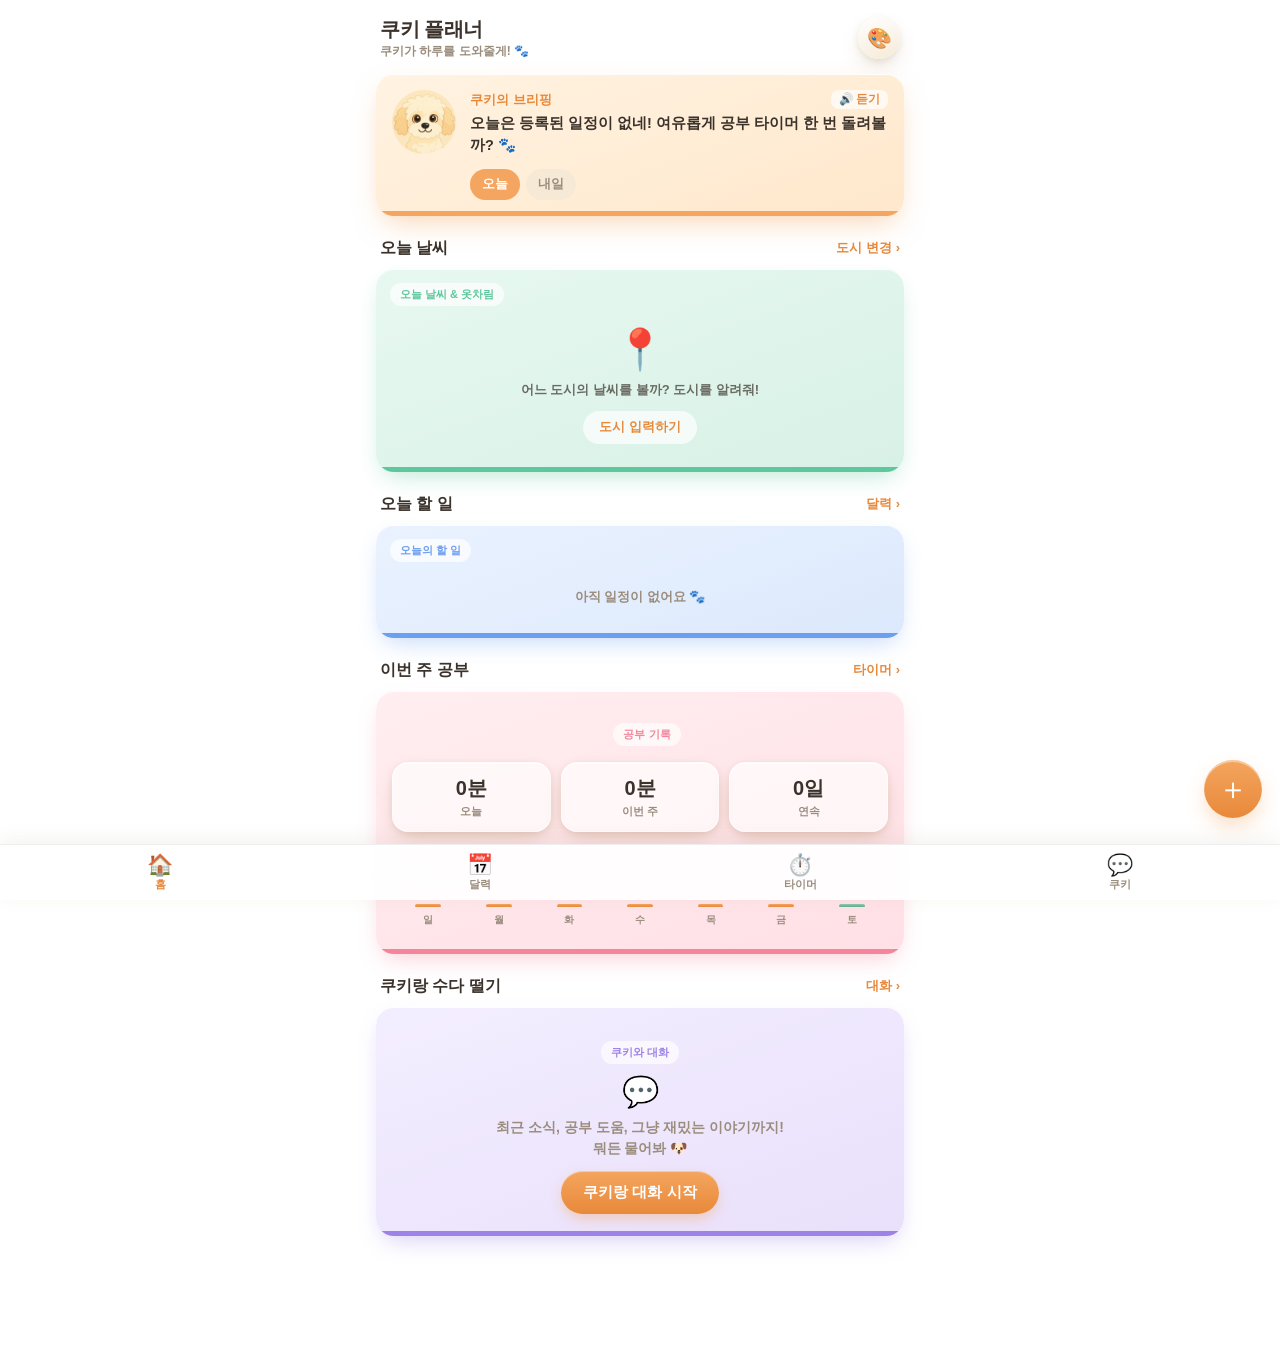
<file: cookie-planner.html>
<!DOCTYPE html>
<html lang="ko">
<head>
<meta charset="UTF-8">
<meta name="viewport" content="width=device-width, initial-scale=1.0, maximum-scale=1.0, user-scalable=no, viewport-fit=cover">
<link rel="manifest" href="/manifest.json">
<script>
if ('serviceWorker' in navigator) {
  window.addEventListener('load', () => {
    navigator.serviceWorker.register('/sw.js').catch(err => console.log('SW reg error:', err));
  });
}
</script>
<title>쿠키 플래너 + 쿠키 챗봇</title>
<style>
  :root{
    --ink:#3a322b; --muted:#9b8d7d;
    --r:20px;
    --safe-b:env(safe-area-inset-bottom,0px);
    --safe-t:env(safe-area-inset-top,0px);
  }
  /* ===== THEMES (color only) ===== */
  body{
    --bg:#fff7ec; --bg2:#ffeed8; --card:#ffffff; --card2:#fffaf2;
    --cream:#f6ead7; --tan:#e8d3b3; --accent:#f4a55f; --accent-deep:#e8893a;
    --mint:#8fcab0; --rose:#f08a8a; --line:#efe3d0;
    --shadow:0 10px 22px -6px rgba(150,110,60,.28), 0 2px 6px rgba(150,110,60,.14);
    --shadow-lg:0 18px 36px -10px rgba(150,110,60,.34), 0 4px 10px rgba(150,110,60,.16);
    --glow:rgba(244,165,95,.45);
  }
  /* 살구(기본) already on body */
  body[data-theme="sky"]{
    --bg:#eef5ff; --bg2:#e0ecff; --card:#ffffff; --card2:#f5f9ff;
    --cream:#e6eefc; --tan:#c3d6f3; --accent:#5b9be8; --accent-deep:#3d7fd0;
    --mint:#7fc7d8; --rose:#f08a8a; --line:#dde7f6;
    --shadow:0 10px 22px -6px rgba(70,110,170,.30), 0 2px 6px rgba(70,110,170,.16);
    --shadow-lg:0 18px 36px -10px rgba(70,110,170,.36), 0 4px 10px rgba(70,110,170,.18);
    --glow:rgba(91,155,232,.45);
  }
  body[data-theme="lavender"]{
    --bg:#f5f0ff; --bg2:#ebe2fc; --card:#ffffff; --card2:#faf7ff;
    --cream:#eee6fb; --tan:#d4c4f0; --accent:#9a78e0; --accent-deep:#7e5ad0;
    --mint:#9ec2e6; --rose:#e88ac8; --line:#e7ddf6;
    --shadow:0 10px 22px -6px rgba(120,90,200,.30), 0 2px 6px rgba(120,90,200,.16);
    --shadow-lg:0 18px 36px -10px rgba(120,90,200,.36), 0 4px 10px rgba(120,90,200,.18);
    --glow:rgba(154,120,224,.45);
  }
  body[data-theme="mint"]{
    --bg:#edfaf3; --bg2:#dcf3e7; --card:#ffffff; --card2:#f4fcf8;
    --cream:#e0f3e9; --tan:#bfe3cf; --accent:#46b889; --accent-deep:#2f9f6f;
    --mint:#5fae8e; --rose:#f0998a; --line:#dcefe3;
    --shadow:0 10px 22px -6px rgba(50,150,110,.28), 0 2px 6px rgba(50,150,110,.15);
    --shadow-lg:0 18px 36px -10px rgba(50,150,110,.34), 0 4px 10px rgba(50,150,110,.17);
    --glow:rgba(70,184,137,.45);
  }
  body[data-theme="sakura"]{
    --bg:#fff0f4; --bg2:#ffe1ea; --card:#ffffff; --card2:#fff7f9;
    --cream:#fde4ec; --tan:#f6c3d4; --accent:#f06a96; --accent-deep:#e04a7e;
    --mint:#8fcab0; --rose:#f06a96; --line:#fbdde6;
    --shadow:0 10px 22px -6px rgba(220,90,140,.28), 0 2px 6px rgba(220,90,140,.15);
    --shadow-lg:0 18px 36px -10px rgba(220,90,140,.34), 0 4px 10px rgba(220,90,140,.17);
    --glow:rgba(240,106,150,.45);
  }
  /* legacy aliases so existing rules keep working */
  body{--apricot:var(--accent); --apricot-deep:var(--accent-deep);}
  *{box-sizing:border-box;-webkit-tap-highlight-color:transparent;}
  html,body{margin:0;padding:0;height:100%;}
  body{
    font-family:-apple-system,BlinkMacSystemFont,"Apple SD Gothic Neo","Pretendard",sans-serif;
    background:#ffffff;
    color:var(--ink);
    -webkit-font-smoothing:antialiased;
    padding-top:var(--safe-t);
    padding-bottom:calc(96px + var(--safe-b));
    min-height:100vh;
    transition:background .4s ease;
  }
  .wrap{max-width:560px;margin:0 auto;padding:0 16px calc(90px + var(--safe-b));}
  h1,h2,h3{margin:0;font-weight:800;}
  button{font-family:inherit;cursor:pointer;border:none;background:none;color:inherit;}

  /* dog avatar shared */
  .cookie-face{border-radius:50%;background:#fdf3e3;object-fit:cover;}
  .cdog{border-radius:50%;object-fit:cover;object-position:50% 38%;background:#fdf3e3;display:inline-block;}

  .topbar{display:flex;align-items:center;gap:10px;padding:16px 4px 6px;}
  .topbar .grow{flex:1;}
  .theme-btn{width:42px;height:42px;border-radius:50%;background:linear-gradient(160deg,var(--card) 0%,var(--cream) 100%);box-shadow:var(--shadow);display:flex;align-items:center;justify-content:center;font-size:20px;flex:none;transition:transform .12s;}
  .theme-btn:active{transform:scale(.92);}
  .theme-grid{display:grid;grid-template-columns:repeat(5,1fr);gap:12px;margin-top:4px;}
  .theme-opt{display:flex;flex-direction:column;align-items:center;gap:7px;padding:8px 4px;border-radius:16px;background:transparent;transition:transform .12s;}
  .theme-opt:active{transform:scale(.94);}
  .theme-opt.on{background:color-mix(in srgb, var(--accent) 12%, transparent);}
  .theme-swatch{width:44px;height:44px;border-radius:50%;box-shadow:0 4px 10px -2px rgba(0,0,0,.18), inset 0 2px 0 rgba(255,255,255,.45);border:3px solid #fff;position:relative;}
  .theme-opt.on .theme-swatch{outline:3px solid var(--accent);outline-offset:2px;}
  .theme-opt .nm2{font-size:12px;font-weight:800;color:var(--muted);}
  .theme-opt.on .nm2{color:var(--accent-deep);}
  .topbar .av{width:42px;height:42px;flex:none;}
  .topbar .t{font-size:20px;font-weight:800;letter-spacing:-.5px;}
  .topbar .sub{font-size:12px;color:var(--muted);font-weight:600;}

  .briefing{position:relative;overflow:hidden;background:linear-gradient(160deg,#fff3e2 0%,#ffe8cc 100%);border:none;border-radius:18px;box-shadow:0 12px 28px -8px rgba(244,165,95,.5), inset 0 1px 0 rgba(255,255,255,.9);padding:16px;margin-top:8px;display:flex;gap:14px;align-items:flex-start;}
  .briefing::after{content:"";position:absolute;left:0;right:0;bottom:0;height:5px;background:#f4a55f;}
  .briefing .av{width:64px;height:64px;flex:none;}
  .bubble{flex:1;min-width:0;}
  .bubble .who{font-size:13px;font-weight:800;color:var(--apricot-deep);margin-bottom:3px;}
  .bubble .msg{font-size:14.5px;line-height:1.55;font-weight:600;white-space:pre-wrap;}
  .brief-tabs{display:flex;gap:6px;margin-top:12px;}
  .brief-tabs button{font-size:12.5px;font-weight:800;padding:7px 12px;border-radius:999px;background:var(--cream);color:var(--muted);}
  .brief-tabs button.on{background:var(--apricot);color:#fff;}

  .sec-h{display:flex;align-items:center;justify-content:space-between;margin:22px 4px 10px;}
  .sec-h h2{font-size:16px;}
  .sec-h .act{font-size:13px;font-weight:800;color:var(--apricot-deep);cursor:pointer;}
  .card{
    background:linear-gradient(160deg,var(--card) 0%,var(--card2) 100%);
    border:1px solid var(--line);
    border-radius:18px;
    box-shadow:0 10px 24px -10px rgba(120,100,70,.28), inset 0 1px 0 rgba(255,255,255,.9);
    position:relative;overflow:hidden;
  }
  .card:not(.pastel)::after{content:"";position:absolute;left:0;right:0;bottom:0;height:4px;background:var(--accent);opacity:.85;}
  /* ===== pastel cards with bottom accent ===== */
  .card.pastel{border:none;overflow:hidden;border-radius:18px;}
  .card.pastel::after{content:"";position:absolute;left:0;right:0;bottom:0;height:5px;background:var(--pc-bar);}
  .card.p-blue{background:linear-gradient(160deg,#eaf2ff 0%,#dce9fc 100%);--pc-bar:#6c9ff0;box-shadow:0 10px 24px -8px rgba(108,159,240,.45), inset 0 1px 0 rgba(255,255,255,.9);}
  .card.p-pink{background:linear-gradient(160deg,#ffeef0 0%,#ffe0e6 100%);--pc-bar:#f4859b;box-shadow:0 10px 24px -8px rgba(244,133,155,.45), inset 0 1px 0 rgba(255,255,255,.9);}
  .card.p-purple{background:linear-gradient(160deg,#f3eeff 0%,#e9e0fb 100%);--pc-bar:#9d82e8;box-shadow:0 10px 24px -8px rgba(157,130,232,.45), inset 0 1px 0 rgba(255,255,255,.9);}
  .card.p-mint{background:linear-gradient(160deg,#e7f8f0 0%,#d8f1e6 100%);--pc-bar:#5fc79e;box-shadow:0 10px 24px -8px rgba(95,199,158,.45), inset 0 1px 0 rgba(255,255,255,.9);}
  .card.p-amber{background:linear-gradient(160deg,#fff3e2 0%,#ffe8cc 100%);--pc-bar:#f4a55f;box-shadow:0 10px 24px -8px rgba(244,165,95,.45), inset 0 1px 0 rgba(255,255,255,.9);}
  /* pastel cards keep their inner stat/event chips light */
  .card.pastel .stat{background:rgba(255,255,255,.65);}
  .card.pastel .ev{background:rgba(255,255,255,.7);}
  .card.pastel .events{padding-top:8px;padding-bottom:14px;}
  .card-label{display:inline-block;font-size:11px;font-weight:800;padding:4px 10px;border-radius:999px;background:rgba(255,255,255,.7);color:var(--pc-bar);margin:14px 0 0 14px;}
  /* ===== weather ===== */
  .w-main{display:flex;align-items:center;gap:14px;}
  .w-icon{font-size:54px;line-height:1;flex:none;}
  .w-temp{font-size:40px;font-weight:800;line-height:1;}
  .w-temp small{font-size:16px;font-weight:800;color:var(--muted);}
  .w-city{font-size:14px;font-weight:800;margin-bottom:2px;}
  .w-desc{font-size:13px;font-weight:700;color:var(--muted);margin-top:3px;}
  .w-grid{display:flex;gap:8px;margin-top:12px;}
  .w-cell{flex:1;background:rgba(255,255,255,.6);border-radius:13px;padding:9px 6px;text-align:center;}
  .w-cell .wv{font-size:15px;font-weight:800;}
  .w-cell .wl{font-size:10.5px;font-weight:800;color:var(--muted);margin-top:2px;}
  .w-outfit{margin-top:12px;background:rgba(255,255,255,.7);border-radius:14px;padding:12px 13px;display:flex;gap:11px;align-items:flex-start;}
  .w-outfit .oi{font-size:30px;flex:none;line-height:1.1;}
  .w-outfit .ot{font-size:13px;font-weight:700;line-height:1.55;}
  .w-outfit .ot b{color:var(--accent-deep);}
  .w-retry{margin-top:8px;text-align:center;}
  .w-retry button{font-size:12.5px;font-weight:800;color:var(--accent-deep);background:rgba(255,255,255,.7);border-radius:999px;padding:8px 16px;}
 
  .cal-head{display:flex;align-items:center;justify-content:space-between;padding:14px 16px 6px;}
  .cal-head .mon{font-size:18px;font-weight:800;}
  .nav-btn{width:34px;height:34px;border-radius:50%;background:var(--cream);font-size:18px;font-weight:800;color:var(--apricot-deep);display:flex;align-items:center;justify-content:center;}
  .dow{display:grid;grid-template-columns:repeat(7,1fr);padding:4px 8px 0;}
  .dow span{text-align:center;font-size:11px;font-weight:800;color:var(--muted);padding:4px 0;}
  .dow span:first-child{color:var(--rose);}
  .dow span:last-child{color:#6aa0d8;}
  .grid{display:grid;grid-template-columns:repeat(7,1fr);padding:2px 8px 12px;gap:2px;}
  .cell{aspect-ratio:1/1.05;border-radius:12px;display:flex;flex-direction:column;align-items:center;justify-content:flex-start;padding-top:6px;position:relative;font-size:13.5px;font-weight:700;cursor:pointer;}
  .cell.out{color:#d7cbb9;cursor:default;}
  .cell.sun .num{color:var(--rose);}
  .cell.sat .num{color:#6aa0d8;}
  .cell.holiday .num{color:var(--rose);}
  .cell.today{background:linear-gradient(180deg,var(--accent) 0%,var(--accent-deep) 100%);box-shadow:0 4px 10px -2px var(--glow), inset 0 1px 0 rgba(255,255,255,.4);}
  .cell.today .num{color:#fff;}
  .cell.sel{outline:2px solid var(--apricot-deep);}
  .dots{display:flex;gap:2px;margin-top:4px;height:5px;}
  .dots i{width:5px;height:5px;border-radius:50%;display:inline-block;}
  .cell.today .dots i{background:#fff !important;}

  .day-h{padding:14px 16px 4px;font-size:14px;font-weight:800;}
  .day-h small{color:var(--muted);font-weight:700;margin-left:6px;}
  .events{padding:4px 12px 10px;}
  .ev{display:flex;gap:10px;align-items:center;padding:11px 10px;border-radius:14px;margin:6px 0;background:linear-gradient(160deg,var(--card) 0%,var(--cream) 100%);box-shadow:0 3px 8px -2px rgba(140,110,70,.18), inset 0 1px 0 rgba(255,255,255,.7);border:1px solid rgba(255,255,255,.55);}
  .ev .bar{width:5px;align-self:stretch;border-radius:5px;background:var(--apricot);}
  .ev .body{flex:1;min-width:0;}
  .ev .ti{font-size:14.5px;font-weight:800;}
  .ev .mt{font-size:12px;color:var(--muted);font-weight:700;margin-top:2px;display:flex;gap:8px;flex-wrap:wrap;}
  .ev .tag{background:#fff;border-radius:6px;padding:1px 6px;}
  .ev.done .ti{text-decoration:line-through;color:var(--muted);}
  .ev .chk{width:24px;height:24px;border-radius:7px;border:2px solid var(--tan);flex:none;display:flex;align-items:center;justify-content:center;font-size:14px;color:#fff;}
  .ev.done .chk{background:var(--mint);border-color:var(--mint);}
  .empty{text-align:center;color:var(--muted);font-size:13px;font-weight:700;padding:18px 0;}

  .timer-card{padding:18px 16px 16px;text-align:center;}
  .ring-wrap{position:relative;width:200px;height:200px;margin:6px auto 4px;}
  .ring-wrap svg{transform:rotate(-90deg);}
  .tdisplay{position:absolute;inset:0;display:flex;flex-direction:column;align-items:center;justify-content:center;}
  .tdisplay .tt{font-size:40px;font-weight:800;font-variant-numeric:tabular-nums;letter-spacing:1px;}
  .tdisplay .ts{font-size:12px;font-weight:800;color:var(--muted);margin-top:2px;}
  .timer-ctrl{display:flex;gap:10px;justify-content:center;margin-top:10px;}
  .tbtn{padding:12px 22px;border-radius:999px;font-size:15px;font-weight:800;transition:transform .12s, box-shadow .12s;}
  .tbtn:active{transform:translateY(2px);}
  .tbtn.go{background:linear-gradient(180deg,var(--accent) 0%,var(--accent-deep) 100%);color:#fff;box-shadow:0 6px 14px -2px var(--glow), inset 0 1px 0 rgba(255,255,255,.4);}
  .tbtn.go:active{box-shadow:0 2px 6px -1px var(--glow), inset 0 1px 0 rgba(255,255,255,.4);}
  .tbtn.stop{background:linear-gradient(180deg,var(--rose) 0%,#e06d6d 100%);color:#fff;box-shadow:0 6px 14px -2px rgba(240,138,138,.5), inset 0 1px 0 rgba(255,255,255,.4);}
  .tbtn.ghost{background:linear-gradient(180deg,var(--card) 0%,var(--cream) 100%);color:var(--ink);box-shadow:var(--shadow);}
  .song-row{display:flex;align-items:center;gap:8px;justify-content:center;margin-top:14px;flex-wrap:wrap;}
  .song-row .lab{font-size:12px;font-weight:800;color:var(--muted);}
  .song-pick{display:flex;gap:6px;flex-wrap:wrap;justify-content:center;margin-top:8px;}
  .song-pick button{font-size:12.5px;font-weight:800;padding:7px 12px;border-radius:999px;background:var(--cream);color:var(--muted);}
  .song-pick button.on{background:var(--mint);color:#fff;}
  .stat-row{display:flex;gap:10px;margin-top:16px;}
  .stat{flex:1;background:linear-gradient(160deg,var(--card) 0%,var(--cream) 100%);border-radius:16px;padding:12px;text-align:center;box-shadow:var(--shadow), inset 0 1px 0 rgba(255,255,255,.7);border:1px solid rgba(255,255,255,.6);}
  .stat .v{font-size:20px;font-weight:800;}
  .stat .l{font-size:11px;font-weight:800;color:var(--muted);margin-top:2px;}
  .bars{display:flex;align-items:flex-end;gap:6px;height:90px;margin-top:16px;padding:0 4px;}
  .bars .b{flex:1;display:flex;flex-direction:column;align-items:center;gap:5px;height:100%;justify-content:flex-end;}
  .bars .b .fill{width:70%;background:linear-gradient(180deg,var(--apricot),var(--apricot-deep));border-radius:6px 6px 3px 3px;min-height:3px;transition:height .4s;}
  .bars .b.today .fill{background:linear-gradient(180deg,var(--mint),#5fae8e);}
  .bars .b .dl{font-size:10px;font-weight:800;color:var(--muted);}

  /* ===== CHAT ===== */
  .chat-view{display:none;flex-direction:column;position:fixed;left:0;right:0;top:var(--safe-t);bottom:calc(58px + var(--safe-b));z-index:30;max-width:560px;margin:0 auto;padding:8px 16px 0;background:#fff;}
  .chat-view.on{display:flex;}
  .chat-head{display:flex;align-items:center;gap:10px;padding:12px 4px 10px;border-bottom:1px solid var(--line);}
  .chat-head .htext{display:flex;flex-direction:column;justify-content:center;gap:2px;}
  .chat-head .av{width:46px;height:46px;flex:none;}
  .chat-head .nm{font-size:16px;font-weight:800;}
  .chat-head .st{font-size:11.5px;color:var(--mint);font-weight:800;}
  .chat-scroll{flex:1;overflow-y:auto;padding:8px 2px 10px;-webkit-overflow-scrolling:touch;}
  .msg-row{display:flex;gap:8px;margin:10px 0;align-items:flex-end;}
  .msg-row.me{flex-direction:row-reverse;}
  .msg-row .av{width:34px;height:34px;flex:none;}
  .b{max-width:76%;padding:11px 14px;border-radius:18px;font-size:14.5px;line-height:1.5;font-weight:500;white-space:pre-wrap;word-break:break-word;}
  .msg-row.dog .b{background:linear-gradient(160deg,var(--card) 0%,var(--card2) 100%);border:1px solid rgba(255,255,255,.6);border-bottom-left-radius:5px;box-shadow:0 4px 10px -2px rgba(140,110,70,.18), inset 0 1px 0 rgba(255,255,255,.8);}
  .msg-row.me .b{background:linear-gradient(180deg,var(--accent) 0%,var(--accent-deep) 100%);color:#fff;border-bottom-right-radius:5px;box-shadow:0 4px 12px -2px var(--glow), inset 0 1px 0 rgba(255,255,255,.3);}
  .typing .b{color:var(--muted);font-weight:800;}
  .quick{display:flex;gap:7px;overflow-x:auto;padding:6px 2px 8px;-webkit-overflow-scrolling:touch;}
  .quick button{white-space:nowrap;font-size:12.5px;font-weight:800;padding:8px 13px;border-radius:999px;background:var(--cream);color:var(--apricot-deep);border:1px solid var(--line);}
  .chat-input{display:flex;gap:8px;align-items:flex-end;padding:8px 0 10px;}
  .chat-input textarea{flex:1;resize:none;min-height:50px;max-height:140px;padding:14px 16px;border-radius:22px;border:2px solid var(--tan);font-size:16px;line-height:1.4;font-family:inherit;font-weight:500;background:#fff;color:var(--ink);box-shadow:var(--shadow);}
  .chat-input textarea:focus{outline:none;border-color:var(--apricot);}
  .quick-lab{font-size:11px;font-weight:800;color:var(--muted);padding:2px 4px 0;}
  .send{width:44px;height:44px;flex:none;border-radius:50%;background:var(--apricot);color:#fff;font-size:20px;display:flex;align-items:center;justify-content:center;}
  .send:disabled{opacity:.5;}

  .tabbar{position:fixed;left:0;right:0;bottom:0;z-index:40;background:rgba(255,255,255,.92);backdrop-filter:blur(14px);-webkit-backdrop-filter:blur(14px);border-top:1px solid #eee;box-shadow:0 -4px 20px rgba(120,100,70,.08);padding-bottom:var(--safe-b);display:flex;}
  .tabbar button{flex:1;padding:9px 0 8px;display:flex;flex-direction:column;align-items:center;gap:3px;color:var(--muted);font-size:10.5px;font-weight:800;}
  .tabbar button.on{color:var(--apricot-deep);}
  .tabbar .ic{font-size:21px;line-height:1;}

  .view{display:none;}
  .view.on{display:block;animation:fade .25s;}
  @keyframes fade{from{opacity:0;transform:translateY(6px);}to{opacity:1;transform:none;}}

  .fab{position:fixed;right:18px;bottom:calc(82px + var(--safe-b));width:58px;height:58px;border-radius:50%;background:linear-gradient(180deg,var(--accent) 0%,var(--accent-deep) 100%);color:#fff;font-size:30px;font-weight:300;box-shadow:0 10px 22px -4px var(--glow), inset 0 2px 0 rgba(255,255,255,.4);z-index:45;display:flex;align-items:center;justify-content:center;transition:transform .12s;}
  .fab:active{transform:translateY(2px) scale(.96);}

  .modal-bg{position:fixed;inset:0;background:rgba(60,45,30,.4);z-index:50;display:none;align-items:flex-end;justify-content:center;}
  .modal-bg.on{display:flex;}
  .sheet{background:var(--bg);width:100%;max-width:560px;border-radius:24px 24px 0 0;padding:18px 18px calc(20px + var(--safe-b));max-height:90vh;overflow:auto;animation:up .3s;}
  @keyframes up{from{transform:translateY(100%);}to{transform:none;}}
  .sheet h3{font-size:17px;margin-bottom:14px;}
  .field{margin-bottom:13px;}
  .field label{display:block;font-size:12.5px;font-weight:800;color:var(--muted);margin-bottom:6px;}
  .field input,.field select,.field textarea{width:100%;padding:13px 14px;border-radius:14px;border:1.5px solid var(--line);background:#fff;font-size:15px;font-family:inherit;font-weight:600;color:var(--ink);}
  .field textarea{resize:none;min-height:60px;}
  .field input:focus,.field select:focus,.field textarea:focus{outline:none;border-color:var(--apricot);}
  .row2{display:flex;gap:10px;}
  .row2 .field{flex:1;}
  .colorpick{display:flex;gap:8px;margin-top:2px;}
  .colorpick button{width:34px;height:34px;border-radius:50%;border:3px solid transparent;}
  .colorpick button.on{border-color:var(--ink);}
  .chips{display:flex;gap:7px;flex-wrap:wrap;}
  .chips button{padding:8px 13px;border-radius:999px;background:#fff;border:1.5px solid var(--line);font-size:13px;font-weight:800;color:var(--muted);}
  .chips button.on{background:var(--apricot);border-color:var(--apricot);color:#fff;}
  .toggle{display:flex;align-items:center;justify-content:space-between;padding:11px 2px;}
  .toggle .tl{font-size:14px;font-weight:700;}
  .sw{width:50px;height:30px;border-radius:999px;background:var(--tan);position:relative;transition:.2s;}
  .sw.on{background:var(--mint);}
  .sw::after{content:"";position:absolute;top:3px;left:3px;width:24px;height:24px;border-radius:50%;background:#fff;transition:.2s;box-shadow:0 1px 3px rgba(0,0,0,.2);}
  .sw.on::after{left:23px;}
  .sheet-actions{display:flex;gap:10px;margin-top:8px;}
  .sheet-actions button{flex:1;padding:14px;border-radius:14px;font-size:15px;font-weight:800;}
  .save-btn{background:var(--apricot);color:#fff;}
  .del-btn{background:#fff;color:var(--rose);border:1.5px solid var(--rose);flex:0 0 auto;padding:14px 18px;}
  .ics-btn{background:var(--cream);color:var(--ink);}
  .hint{font-size:11.5px;color:var(--muted);font-weight:700;text-align:center;padding:14px 20px 4px;line-height:1.5;}
</style>
</head>
<body>

<div class="wrap">
  <div class="topbar" id="topbar">
    <div>
      <div class="t">쿠키 플래너</div>
      <div class="sub">쿠키가 하루를 도와줄게! 🐾</div>
    </div>
    <div class="grow"></div>
    <button class="theme-btn" onclick="openTheme()" aria-label="테마 색상">🎨</button>
  </div>

  <!-- HOME -->
  <div class="view on" id="view-home">
    <div class="briefing">
      <img class="av cdog" id="brief-av" src="[data-uri]" alt="쿠키">
      <div class="bubble">
        <div class="who" style="display: flex; align-items: center; justify-content: space-between;">
          <span>쿠키의 브리핑</span>
          <button onclick="speakBrief()" id="speak-btn" style="font-size: 11.5px; padding: 2px 8px; background: rgba(255,255,255,0.7); border-radius: 8px; font-weight: 800; color: var(--apricot-deep); display: flex; align-items: center; gap: 3px;" aria-label="음성 읽기">🔊 듣기</button>
        </div>
        <div class="msg" id="brief-msg">오늘도 같이 힘내보자! 🐾</div>
        <div class="brief-tabs">
          <button class="on" data-brief="today" onclick="setBrief('today')">오늘</button>
          <button data-brief="tomorrow" onclick="setBrief('tomorrow')">내일</button>
        </div>
      </div>
    </div>

    <div class="sec-h"><h2>오늘 날씨</h2><span class="act" onclick="changeCity()">도시 변경 ›</span></div>
    <div class="card pastel p-mint" style="padding:0 0 6px">
      <span class="card-label">오늘 날씨 & 옷차림</span>
      <div id="weather-body" style="padding:6px 16px 8px">
        <div class="empty" style="color:#3a322b;opacity:.6">날씨를 불러오는 중... 🐾</div>
      </div>
    </div>

    <div class="sec-h"><h2>오늘 할 일</h2><span class="act" onclick="go('cal')">달력 ›</span></div>
    <div class="card pastel p-blue"><span class="card-label">오늘의 할 일</span><div class="events" id="home-today"></div></div>

    <div class="sec-h"><h2>이번 주 공부</h2><span class="act" onclick="go('timer')">타이머 ›</span></div>
    <div class="card pastel p-pink timer-card">
      <span class="card-label">공부 기록</span>
      <div class="stat-row">
        <div class="stat"><div class="v" id="home-today-min">0분</div><div class="l">오늘</div></div>
        <div class="stat"><div class="v" id="home-week-min">0분</div><div class="l">이번 주</div></div>
        <div class="stat"><div class="v" id="home-streak">0일</div><div class="l">연속</div></div>
      </div>
      <div class="bars" id="home-bars"></div>
    </div>

    <div class="sec-h"><h2>쿠키랑 수다 떨기</h2><span class="act" onclick="go('chat')">대화 ›</span></div>
    <div class="card pastel p-purple timer-card" style="text-align:center;padding:20px 16px 22px">
      <span class="card-label" style="margin-left:0">쿠키와 대화</span>
      <div style="font-size:30px;margin-top:10px">💬</div>
      <div style="font-size:14px;font-weight:700;margin-top:8px;color:var(--muted);line-height:1.5">최근 소식, 공부 도움, 그냥 재밌는 이야기까지!<br>뭐든 물어봐 🐶</div>
      <button class="tbtn go" style="margin-top:12px" onclick="go('chat')">쿠키랑 대화 시작</button>
    </div>
    <div style="height:40px"></div>
  </div>

  <!-- CALENDAR -->
  <div class="view" id="view-cal">
    <div class="card" style="margin-top:8px">
      <div class="cal-head">
        <button class="nav-btn" onclick="moveMonth(-1)">‹</button>
        <div class="mon" id="cal-mon"></div>
        <button class="nav-btn" onclick="moveMonth(1)">›</button>
      </div>
      <div class="dow"><span>일</span><span>월</span><span>화</span><span>수</span><span>목</span><span>금</span><span>토</span></div>
      <div class="grid" id="cal-grid"></div>
    </div>
    <div class="card" style="margin-top:14px">
      <div class="day-h" id="day-h"></div>
      <div class="events" id="day-events"></div>
    </div>
    <div class="hint">날짜를 누르면 그 날 일정이 보여요. ＋로 새 일정을 추가하세요.</div>
  </div>

  <!-- TIMER -->
  <div class="view" id="view-timer">
    <div class="card timer-card" style="margin-top:8px">
      <div class="ring-wrap">
        <svg width="200" height="200">
          <circle cx="100" cy="100" r="88" fill="none" stroke="#f1e4d0" stroke-width="14"/>
          <circle id="ring" cx="100" cy="100" r="88" fill="none" stroke="var(--accent)" stroke-width="14" stroke-linecap="round" stroke-dasharray="552.9" stroke-dashoffset="0"/>
        </svg>
        <div class="tdisplay"><div class="tt" id="t-time">25:00</div><div class="ts" id="t-state">시작 준비!</div></div>
      </div>
      <div class="chips" style="justify-content:center;margin-top:6px" id="dur-chips">
        <button data-min="15" onclick="setDur(15)">15분</button>
        <button data-min="30" class="on" onclick="setDur(30)">30분</button>
        <button data-min="60" onclick="setDur(60)">60분</button>
        <button data-min="90" onclick="setDur(90)">90분</button>
      </div>
      <div class="pomo-wrap" style="display:flex;align-items:center;justify-content:center;gap:6px;margin-top:12px;font-size:12.5px;font-weight:700;color:#3a322b;">
        <span>🍅 뽀모도로:</span>
        <input type="number" id="p-study" value="50" min="1" max="180" style="width:55px;padding:4px 4px;border-radius:8px;border:1px solid var(--line);text-align:center;font-family:inherit;font-weight:800;background:#fff;">
        <span>분 공부 /</span>
        <input type="number" id="p-break" value="10" min="1" max="60" style="width:55px;padding:4px 4px;border-radius:8px;border:1px solid var(--line);text-align:center;font-family:inherit;font-weight:800;background:#fff;">
        <span>분 휴식</span>
        <button class="pomo-btn" onclick="startPomoMode()" style="padding:4px 10px;background:var(--accent);color:#fff;border-radius:8px;font-size:11.5px;font-weight:800;cursor:pointer;">설정</button>
      </div>
      <div class="timer-ctrl">
        <button class="tbtn go" id="t-go" onclick="toggleTimer()">시작</button>
        <button class="tbtn ghost" onclick="resetTimer()">리셋</button>
      </div>
      <div class="song-row"><span class="lab">🎵 공부할 때 들을 노래</span></div>
      <div class="song-pick" id="song-pick"></div>
    </div>
    <div class="sec-h"><h2>공부 기록</h2></div>
    <div class="card timer-card">
      <div class="stat-row">
        <div class="stat"><div class="v" id="t-today">0분</div><div class="l">오늘</div></div>
        <div class="stat"><div class="v" id="t-week">0분</div><div class="l">이번 주</div></div>
        <div class="stat"><div class="v" id="t-total">0시간</div><div class="l">누적</div></div>
      </div>
      <div class="bars" id="timer-bars"></div>
      <div class="hint" style="padding-bottom:0">최근 7일 공부량이에요. 초록 막대가 오늘! 🟢</div>
    </div>
  </div>

  <!-- CHAT -->
  <div class="chat-view" id="view-chat">
    <div class="chat-head">
      <img class="av cdog" id="chat-av" src="[data-uri]" alt="쿠키">
      <div class="htext"><div class="nm">쿠키 🐾</div><div class="st" id="chat-status">● 온라인</div></div>
      <div class="grow"></div>
      <button class="theme-btn" id="key-btn" onclick="openKeyPrompt()" aria-label="API 키 설정" style="width:38px;height:38px;font-size:17px">🔑</button>
    </div>
    <div class="chat-scroll" id="chat-scroll"></div>
    <div class="quick-lab">아래 버튼은 예시예요. 입력창에 직접 써도 돼요 ✏️</div>
    <div class="quick" id="quick">
      <button onclick="quick('오늘 공부 뭐부터 할까?')">📚 공부 도와줘</button>
      <button onclick="quick('요즘 재밌는 소식 있어?')">📰 최근 소식</button>
      <button onclick="quick('재미있는 이야기 하나 해줘!')">😄 재밌는 얘기</button>
      <button onclick="quick('나 좀 힘든데 응원해줘')">🥺 응원해줘</button>
      <button onclick="quick('오늘 내 일정 알려줘')">🗓️ 내 일정</button>
    </div>
    <div class="chat-input">
      <textarea id="chat-text" rows="1" placeholder="쿠키에게 말 걸어보세요..." oninput="autoGrow(this)"></textarea>
      <button class="send" id="send-btn" onclick="sendChat()">↑</button>
    </div>
  </div>
</div>

<button class="fab" id="fab" onclick="openEvent()">＋</button>

<nav class="tabbar">
  <button class="on" data-tab="home" onclick="go('home')"><span class="ic">🏠</span>홈</button>
  <button data-tab="cal" onclick="go('cal')"><span class="ic">📅</span>달력</button>
  <button data-tab="timer" onclick="go('timer')"><span class="ic">⏱️</span>타이머</button>
  <button data-tab="chat" onclick="go('chat')"><span class="ic">💬</span>쿠키</button>
</nav>

<!-- CITY MODAL -->
<div class="modal-bg" id="city-modal">
  <div class="sheet">
    <h3>📍 어느 도시의 날씨를 볼까요?</h3>
    <div style="font-size:13px;font-weight:700;color:var(--muted);margin-bottom:14px;line-height:1.5">도시 이름을 입력하면 그 지역의 오늘 날씨와 옷차림을 알려줄게요.</div>
    <div class="field">
      <label>도시 이름</label>
      <input id="f-city" placeholder="예: 서울, 수원, Tokyo, Paris" autocomplete="off">
    </div>
    <div style="font-size:11.5px;font-weight:700;color:var(--muted);margin-bottom:6px">💡 한글·영어 모두 돼요. 같은 이름이 여러 곳이면 나라 이름을 붙이면 정확해요 (예: Springfield US).</div>
    <div class="sheet-actions">
      <button class="save-btn" onclick="submitCity()">날씨 보기</button>
    </div>
    <button style="width:100%;margin-top:10px;color:var(--muted);font-weight:800;font-size:14px;padding:8px" onclick="closeCity()">닫기</button>
  </div>
</div>

<!-- API KEY MODAL -->
<div class="modal-bg" id="key-modal">
  <div class="sheet">
    <h3>🔑 쿠키 & 일레븐랩스 키 설정</h3>
    <div style="font-size:13px;font-weight:700;color:var(--muted);margin-bottom:14px;line-height:1.6">
      비서 대화 및 AI 성우 음성 서비스 연동을 위한 설정입니다.<br>
      <span style="color:var(--accent-deep)">한 번 넣으면 이 기기에 저장돼서 계속 쓸 수 있어요.</span>
    </div>
    
    <div style="border-bottom: 1.5px dashed var(--line); margin-bottom: 14px; padding-bottom: 6px;">
      <h4 style="margin: 0 0 8px 0; font-size: 14px; color: var(--accent-deep);">💬 쿠키 비서 대화 설정</h4>
      <div class="field">
        <label>사용할 AI 비서 모델</label>
        <select id="f-active-model" onchange="toggleKeyFields()" style="width:100%;padding:8px;border-radius:12px;border:1.5px solid var(--line);font-family:inherit;font-weight:700;font-size:13px;background:var(--card);color:#3a322b;">
          <option value="gemini">Google Gemini (초저렴/추천)</option>
          <option value="claude">Claude 4.6 Sonnet (비쌈/정교함)</option>
        </select>
      </div>
      <div class="field" id="gemini-key-field" style="margin-top:10px">
        <label>Gemini API 키 (AIzaSy...)</label>
        <input id="f-geminikey" type="password" placeholder="AIzaSy-..." autocomplete="off">
        <div style="font-size:11.5px;font-weight:700;color:var(--muted);line-height:1.6;background:var(--cream);border-radius:12px;padding:8px 10px;margin-top:6px">
          📌 키 발급: <a href="https://aistudio.google.com/" target="_blank" style="color:var(--accent-deep);text-decoration:underline;">Google AI Studio</a> (무료 발급 가능)<br>
          🔒 키는 이 기기(브라우저)에만 안전하게 보관됩니다.
        </div>
      </div>
      <div class="field" id="claude-key-field" style="margin-top:10px;display:none">
        <label>Claude API 키 (sk-ant-...)</label>
        <input id="f-claudekey" type="password" placeholder="sk-ant-api03-..." autocomplete="off">
        <div style="font-size:11.5px;font-weight:700;color:var(--muted);line-height:1.6;background:var(--cream);border-radius:12px;padding:8px 10px;margin-top:6px">
          📌 키 발급: <a href="https://console.anthropic.com/" target="_blank" style="color:var(--accent-deep);text-decoration:underline;">console.anthropic.com</a> → API Keys<br>
          🔒 키는 이 기기(브라우저)에만 안전하게 보관됩니다.
        </div>
      </div>
    </div>

    <div style="margin-bottom: 14px;">
      <h4 style="margin: 0 0 8px 0; font-size: 14px; color: var(--accent-deep);">🔊 일레븐랩스 AI 목소리 설정 (선택)</h4>
      <div class="field">
        <label>ElevenLabs API 키</label>
        <input id="f-elkey" type="password" placeholder="xi-api-key 입력" autocomplete="off">
      </div>
      <div class="field">
        <label>Voice ID (목소리 고유 코드)</label>
        <input id="f-elvoice" type="text" placeholder="예: 21m05F2MvtPtDL8FwHBV" autocomplete="off">
      </div>
      <div style="font-size:11.5px;font-weight:700;color:var(--muted);line-height:1.6;background:var(--cream);border-radius:12px;padding:8px 10px;margin-bottom:6px">
        📌 키 및 목소리: <b>elevenlabs.io</b> 회원가입 후 발급<br>
        💡 비워두시면 이전처럼 기본 브라우저 목소리로 작동해요!
      </div>
    </div>

    <div class="sheet-actions">
      <button class="save-btn" onclick="saveKey()">설정 저장하기</button>
    </div>
    
    <div style="border-top: 1.5px dashed var(--line); margin-top: 14px; padding-top: 14px; margin-bottom: 14px;">
      <h4 style="margin: 0 0 8px 0; font-size: 14px; color: var(--accent-deep);">🔔 알림 시스템 테스트</h4>
      <div style="font-size:12px;font-weight:700;color:var(--muted);margin-bottom:10px;line-height:1.5">
        알림이 컴퓨터나 폰에 정상적으로 오는지 테스트해 볼 수 있습니다.
      </div>
      <button class="theme-btn" onclick="testNotification()" style="width:100%;padding:10px 0;background:var(--accent);color:#fff;border-radius:12px;font-size:13px;font-weight:800;cursor:pointer;border:none;">
        테스트 알림 보내기 🐾
      </button>
    </div>
    
    <button style="width:100%;margin-top:10px;color:var(--muted);font-weight:800;font-size:14px;padding:8px" onclick="closeKey()">나중에</button>
  </div>
</div>

<!-- THEME MODAL -->
<div class="modal-bg" id="theme-modal">
  <div class="sheet">
    <h3>🎨 테마 색상</h3>
    <div style="font-size:13px;font-weight:700;color:var(--muted);margin-bottom:14px;line-height:1.5">달력과 앱 전체 색을 바꿀 수 있어요. 마음에 드는 색을 골라보세요!</div>
    <div class="theme-grid" id="theme-grid"></div>
    <button style="width:100%;margin-top:18px;color:var(--muted);font-weight:800;font-size:14px;padding:10px" onclick="closeTheme()">닫기</button>
  </div>
</div>

<!-- EVENT MODAL -->
<div class="modal-bg" id="ev-modal">
  <div class="sheet">
    <h3 id="ev-title">새 일정</h3>
    <div class="field"><label>무슨 일정인가요?</label><input id="f-title" placeholder="예: 수학 숙제 / 영어 단어시험"></div>
    <div class="field"><label>종류</label>
      <div class="chips" id="f-kind">
        <button data-kind="숙제" class="on">📚 숙제</button>
        <button data-kind="시험">✏️ 시험</button>
        <button data-kind="약속">🤝 약속</button>
        <button data-kind="기타">🌟 기타</button>
      </div>
    </div>
    <div class="row2">
      <div class="field"><label>날짜</label><input type="date" id="f-date"></div>
      <div class="field"><label>시간</label><input type="time" id="f-time"></div>
    </div>
    <div class="field"><label>색깔</label>
      <div class="colorpick" id="f-color">
        <button data-c="#f4a55f" class="on" style="background:#f4a55f"></button>
        <button data-c="#8fcab0" style="background:#8fcab0"></button>
        <button data-c="#f08a8a" style="background:#f08a8a"></button>
        <button data-c="#6aa0d8" style="background:#6aa0d8"></button>
        <button data-c="#b69ae0" style="background:#b69ae0"></button>
      </div>
    </div>
    <div class="field"><label>반복</label>
      <select id="f-repeat">
        <option value="none">반복 안 함</option>
        <option value="daily">매일</option>
        <option value="weekly">매주</option>
        <option value="weekday">평일마다</option>
        <option value="monthly">매달</option>
      </select>
    </div>
    <div class="toggle"><span class="tl">🔔 알림 받기</span><div class="sw" id="f-alarm" onclick="toggleAlarm()"></div></div>
    <div class="field" id="f-alarm-when" style="display:none">
      <label>언제 알림 받을까요?</label>
      <div class="chips" id="f-when">
        <button data-w="0" class="on">정시에</button>
        <button data-w="60">1시간 전</button>
        <button data-w="1440">하루 전</button>
        <button data-w="2880">이틀 전</button>
        <button data-w="10080">일주일 전</button>
      </div>
    </div>
    <div class="field"><label>메모 (선택)</label><textarea id="f-memo" placeholder="기억할 내용을 적어두세요"></textarea></div>
    <div class="sheet-actions">
      <button class="del-btn" id="ev-del" onclick="deleteEvent()" style="display:none">삭제</button>
      <button class="save-btn" onclick="saveEvent()">저장하기</button>
    </div>
    <div class="sheet-actions" style="margin-top:10px"><button class="ics-btn" onclick="exportICS()">📤 iOS 캘린더로 내보내기 (.ics)</button></div>
    <button style="width:100%;margin-top:12px;color:var(--muted);font-weight:800;font-size:14px;padding:8px" onclick="closeModal()">닫기</button>
  </div>
</div>

<script>
const COOKIE_IMG="[data-uri]";
/* ===== storage ===== */
const KEY='cookiePlanner_v2';
let DB=load();
function load(){try{return JSON.parse(localStorage.getItem(KEY))||fresh();}catch(e){return fresh();}}
function fresh(){return {events:[],sessions:[],song:'lofi',dur:25,chat:[],theme:'apricot',city:null};}
function save(){localStorage.setItem(KEY,JSON.stringify(DB));}

/* ===== date utils ===== */
function pad(n){return String(n).padStart(2,'0');}
function ymd(d){return d.getFullYear()+'-'+pad(d.getMonth()+1)+'-'+pad(d.getDate());}
function todayStr(){return ymd(new Date());}
function tomorrowStr(){const d=new Date();d.setDate(d.getDate()+1);return ymd(d);}
const DOW=['일','월','화','수','목','금','토'];

function holidaysFor(year){
  const h={}, fixed={'01-01':'신정','03-01':'삼일절','05-05':'어린이날','06-06':'현충일','08-15':'광복절','10-03':'개천절','10-09':'한글날','12-25':'성탄절'};
  for(const k in fixed)h[year+'-'+k]=fixed[k];
  const lunar={2025:{seol:['2025-01-28','2025-01-29','2025-01-30'],chu:['2025-10-05','2025-10-06','2025-10-07'],bud:'2025-05-05'},2026:{seol:['2026-02-16','2026-02-17','2026-02-18'],chu:['2026-09-24','2026-09-25','2026-09-26'],bud:'2026-05-24'},2027:{seol:['2027-02-06','2027-02-07','2027-02-08'],chu:['2027-09-14','2027-09-15','2027-09-16'],bud:'2027-05-13'}};
  if(lunar[year]){lunar[year].seol.forEach(d=>h[d]='설날');lunar[year].chu.forEach(d=>h[d]='추석');h[lunar[year].bud]='부처님오신날';}
  return h;
}
function occursOn(ev,dateStr){
  if(ev.date===dateStr)return true;
  if(ev.repeat==='none')return false;
  const s=new Date(ev.date+'T00:00'),c=new Date(dateStr+'T00:00');
  if(c<s)return false;
  if(ev.repeat==='daily')return true;
  if(ev.repeat==='weekly')return s.getDay()===c.getDay();
  if(ev.repeat==='weekday')return c.getDay()>=1&&c.getDay()<=5;
  if(ev.repeat==='monthly')return s.getDate()===c.getDate();
  return false;
}
function eventsOn(d){return DB.events.filter(e=>occursOn(e,d)).sort((a,b)=>(a.time||'99').localeCompare(b.time||'99'));}
function isDone(ev,d){return (ev.done||[]).includes(d);}
function toggleDone(ev,d){ev.done=ev.done||[];const i=ev.done.indexOf(d);if(i>=0)ev.done.splice(i,1);else ev.done.push(d);save();renderAll();}

/* ===== theme ===== */
const THEMES=[
  {id:'apricot',name:'살구',c:'#f4a55f'},
  {id:'sky',name:'하늘',c:'#5b9be8'},
  {id:'lavender',name:'라벤더',c:'#9a78e0'},
  {id:'mint',name:'민트',c:'#46b889'},
  {id:'sakura',name:'벚꽃',c:'#f06a96'}
];
function applyTheme(id){
  if(id==='apricot')document.body.removeAttribute('data-theme');
  else document.body.setAttribute('data-theme',id);
  DB.theme=id;save();
}
function renderThemeGrid(){
  const g=document.getElementById('theme-grid');g.innerHTML='';
  THEMES.forEach(t=>{
    const cur=(DB.theme||'apricot')===t.id;
    const b=document.createElement('button');
    b.className='theme-opt'+(cur?' on':'');
    b.innerHTML='<span class="theme-swatch" style="background:linear-gradient(160deg,'+t.c+' 0%,'+shade(t.c)+' 100%)"></span><span class="nm2">'+t.name+'</span>';
    b.onclick=()=>{applyTheme(t.id);renderThemeGrid();};
    g.appendChild(b);
  });
}
function shade(hex){
  const n=parseInt(hex.slice(1),16);
  let r=(n>>16)&255,gg=(n>>8)&255,bb=n&255;
  r=Math.round(r*.82);gg=Math.round(gg*.82);bb=Math.round(bb*.82);
  return '#'+((1<<24)+(r<<16)+(gg<<8)+bb).toString(16).slice(1);
}
function openTheme(){renderThemeGrid();document.getElementById('theme-modal').classList.add('on');}
function closeTheme(){document.getElementById('theme-modal').classList.remove('on');}

/* ===== nav ===== */
function go(tab){
  document.querySelectorAll('.view').forEach(v=>v.classList.remove('on'));
  document.getElementById('view-chat').classList.toggle('on',tab==='chat');
  if(tab!=='chat')document.getElementById('view-'+tab).classList.add('on');
  document.querySelectorAll('.tabbar button').forEach(b=>b.classList.toggle('on',b.dataset.tab===tab));
  document.getElementById('fab').style.display=(tab==='timer'||tab==='chat')?'none':'flex';
  document.getElementById('topbar').style.display=(tab==='chat')?'none':'flex';
  if(tab==='chat'){
    fitChat();scrollChat();
    // key button only matters outside the artifact sandbox
    const kb=document.getElementById('key-btn');if(kb)kb.style.display=inArtifact()?'none':'flex';
    if(!inArtifact() && !getApiKey() && !sessionStorage.getItem('keyPrompted')){
      sessionStorage.setItem('keyPrompted','1');
      setTimeout(()=>openKeyPrompt(),400);
    }
    setTimeout(()=>document.getElementById('chat-text').focus(),50);
  }
  else window.scrollTo(0,0);
}
function fitChat(){
  const bar=document.querySelector('.tabbar');
  if(bar)document.getElementById('view-chat').style.bottom=bar.offsetHeight+'px';
}
function fitBody(){
  const bar=document.querySelector('.tabbar');
  if(bar)document.body.style.paddingBottom=(bar.offsetHeight+24)+'px';
}
window.addEventListener('resize',()=>{fitChat();fitBody();});
window.addEventListener('orientationchange',()=>setTimeout(()=>{fitChat();fitBody();},150));

/* ===== calendar ===== */
let viewYear,viewMonth,selDate=todayStr();
(function(){const d=new Date();viewYear=d.getFullYear();viewMonth=d.getMonth();})();
function moveMonth(d){viewMonth+=d;if(viewMonth<0){viewMonth=11;viewYear--;}if(viewMonth>11){viewMonth=0;viewYear++;}renderCal();}
function renderCal(){
  document.getElementById('cal-mon').textContent=viewYear+'년 '+(viewMonth+1)+'월';
  const grid=document.getElementById('cal-grid');grid.innerHTML='';
  const first=new Date(viewYear,viewMonth,1),startDow=first.getDay();
  const dim=new Date(viewYear,viewMonth+1,0).getDate(),prev=new Date(viewYear,viewMonth,0).getDate();
  const hol=holidaysFor(viewYear),tStr=todayStr(),cells=[];
  for(let i=startDow-1;i>=0;i--)cells.push({day:prev-i,out:true});
  for(let d=1;d<=dim;d++)cells.push({day:d,out:false});
  while(cells.length%7!==0)cells.push({day:'',out:true});
  cells.forEach((c,idx)=>{
    const el=document.createElement('div');el.className='cell';const dow=idx%7;
    if(c.out){el.classList.add('out');el.innerHTML='<span class="num">'+c.day+'</span>';grid.appendChild(el);return;}
    const ds=viewYear+'-'+pad(viewMonth+1)+'-'+pad(c.day);
    if(dow===0)el.classList.add('sun');if(dow===6)el.classList.add('sat');
    if(hol[ds])el.classList.add('holiday');if(ds===tStr)el.classList.add('today');if(ds===selDate)el.classList.add('sel');
    let dots='';eventsOn(ds).slice(0,4).forEach(e=>dots+='<i style="background:'+e.color+'"></i>');
    el.innerHTML='<span class="num">'+c.day+'</span><div class="dots">'+dots+'</div>';
    el.onclick=()=>{selDate=ds;renderCal();};grid.appendChild(el);
  });
  renderDay();
}
function renderDay(){
  const d=new Date(selDate+'T00:00'),hol=holidaysFor(d.getFullYear())[selDate];
  document.getElementById('day-h').innerHTML=(d.getMonth()+1)+'월 '+d.getDate()+'일 ('+DOW[d.getDay()]+')'+(hol?'<small>'+hol+'</small>':'');
  renderEventList(document.getElementById('day-events'),selDate);
}
function renderEventList(box,dateStr){
  const evs=eventsOn(dateStr);
  if(!evs.length){box.innerHTML='<div class="empty">아직 일정이 없어요 🐾</div>';return;}
  box.innerHTML='';
  evs.forEach(e=>{
    const done=isDone(e,dateStr),div=document.createElement('div');
    div.className='ev'+(done?' done':'');
    div.innerHTML='<div class="bar" style="background:'+e.color+'"></div><div class="body"><div class="ti">'+esc(e.title)+'</div><div class="mt">'+(e.time?'<span class="tag">🕐 '+e.time+'</span>':'')+'<span class="tag">'+e.kind+'</span>'+(e.repeat!=='none'?'<span class="tag">🔁</span>':'')+(e.alarm?'<span class="tag">🔔 '+whenLabel(e.alarmBefore||0)+'</span>':'')+'</div></div><div class="chk">'+(done?'✓':'')+'</div>';
    div.querySelector('.chk').onclick=(ev)=>{ev.stopPropagation();toggleDone(e,dateStr);};
    div.querySelector('.body').onclick=()=>openEvent(e);
    box.appendChild(div);
  });
}
function esc(s){return (s||'').replace(/[&<>]/g,m=>({'&':'&amp;','<':'&lt;','>':'&gt;'}[m]));}

/* ===== event modal ===== */
let editing=null;
function openEvent(ev){
  editing=ev||null;
  document.getElementById('ev-title').textContent=ev?'일정 수정':'새 일정';
  document.getElementById('ev-del').style.display=ev?'block':'none';
  document.getElementById('f-title').value=ev?ev.title:'';
  document.getElementById('f-date').value=ev?ev.date:selDate;
  document.getElementById('f-time').value=ev?(ev.time||''):'';
  document.getElementById('f-repeat').value=ev?ev.repeat:'none';
  document.getElementById('f-memo').value=ev?(ev.memo||''):'';
  const on=ev?!!ev.alarm:false;
  document.getElementById('f-alarm').classList.toggle('on',on);
  document.getElementById('f-alarm-when').style.display=on?'block':'none';
  pickWhen(ev&&ev.alarmBefore!=null?ev.alarmBefore:0);
  pickKind(ev?ev.kind:'숙제');pickColor(ev?ev.color:'#f4a55f');
  document.getElementById('ev-modal').classList.add('on');
}
function toggleAlarm(){
  const sw=document.getElementById('f-alarm');
  const turningOn = !sw.classList.contains('on');
  
  if (turningOn) {
    if (!('Notification' in window)) {
      alert('이 브라우저는 알림 기능을 지원하지 않아요 🐾');
      return;
    }
    const isMobile = /Mobi|Android|iPhone|iPad/i.test(navigator.userAgent);
    Notification.requestPermission().then(perm => {
      if (perm === 'granted') {
        sw.classList.add('on');
        document.getElementById('f-alarm-when').style.display = 'block';
        if (isMobile && !window.matchMedia('(display-mode: standalone)').matches) {
          alert('💡 팁: 스마트폰 화면이 꺼져 있을 때도 알림을 받으시려면, 브라우저 메뉴의 [홈 화면에 추가] 버튼을 눌러 앱으로 설치하신 뒤 실행해 주세요! 🐾');
        }
      } else {
        alert('알림 권한이 차단되어 있어요 🐾\n브라우저 주소창 왼쪽의 설정 아이콘을 눌러 알림 권한을 허용해 주세요!');
        sw.classList.remove('on');
        document.getElementById('f-alarm-when').style.display = 'none';
      }
    });
  } else {
    sw.classList.remove('on');
    document.getElementById('f-alarm-when').style.display = 'none';
  }
}
function pickWhen(w){document.querySelectorAll('#f-when button').forEach(b=>b.classList.toggle('on',+b.dataset.w===+w));}
function curWhen(){const b=document.querySelector('#f-when button.on');return b?+b.dataset.w:0;}
document.querySelectorAll('#f-when button').forEach(b=>b.onclick=()=>pickWhen(b.dataset.w));
function pickKind(k){document.querySelectorAll('#f-kind button').forEach(b=>b.classList.toggle('on',b.dataset.kind===k));}
function pickColor(c){document.querySelectorAll('#f-color button').forEach(b=>b.classList.toggle('on',b.dataset.c===c));}
document.querySelectorAll('#f-kind button').forEach(b=>b.onclick=()=>pickKind(b.dataset.kind));
document.querySelectorAll('#f-color button').forEach(b=>b.onclick=()=>pickColor(b.dataset.c));
function closeModal(){document.getElementById('ev-modal').classList.remove('on');}
function curKind(){return document.querySelector('#f-kind button.on').dataset.kind;}
function curColor(){return document.querySelector('#f-color button.on').dataset.c;}
function saveEvent(){
  const title=document.getElementById('f-title').value.trim();
  if(!title){alert('일정 이름을 적어주세요 🐾');return;}
  const data={title,kind:curKind(),color:curColor(),date:document.getElementById('f-date').value||todayStr(),time:document.getElementById('f-time').value,repeat:document.getElementById('f-repeat').value,alarm:document.getElementById('f-alarm').classList.contains('on'),alarmBefore:curWhen(),memo:document.getElementById('f-memo').value.trim()};
  if(editing){
    for(let i=localStorage.length-1; i>=0; i--){
      const key = localStorage.key(i);
      if(key && key.startsWith('fired_'+editing.id)){
        localStorage.removeItem(key);
      }
    }
    Object.assign(editing,data);
  }else{data.id='e'+Date.now()+Math.random().toString(36).slice(2,6);data.done=[];DB.events.push(data);}
  save();closeModal();selDate=data.date;renderAll();
  if(data.alarm&&'Notification'in window&&Notification.permission==='default')Notification.requestPermission();
}
function deleteEvent(){if(!editing)return;if(!confirm('이 일정을 삭제할까요?'))return;DB.events=DB.events.filter(e=>e!==editing);save();closeModal();renderAll();}

let silentAudio = null;
function playSilentAudio() {
  if (!silentAudio) {
    silentAudio = new Audio("[data-uri]");
    silentAudio.loop = true;
  }
  silentAudio.play().catch(e => console.log("Silent audio blocked or failed:", e));
}
function stopSilentAudio() {
  if (silentAudio) {
    try { silentAudio.pause(); } catch(e) {}
  }
}

function testNotification() {
  if (!('Notification' in window)) {
    alert("이 브라우저는 알림을 지원하지 않습니다 🐾");
    return;
  }
  if (Notification.permission !== 'granted') {
    Notification.requestPermission().then(permission => {
      if (permission === 'granted') {
        showLocalNotification("🐾 쿠키 알림 테스트", "알림 권한이 허용되어 테스트 알림을 보냅니다!");
      } else {
        alert("알림 권한이 허용되지 않았습니다. 브라우저 설정에서 알림을 허용해주세요 🐾");
      }
    });
  } else {
    showLocalNotification("🐾 쿠키 알림 테스트", "쿠키 알림이 정상적으로 작동하고 있습니다!");
  }
}

function showLocalNotification(title, body) {
  if (!('Notification' in window) || Notification.permission !== 'granted') return;
  const iconUrl = window.location.origin + '/next.svg';
  const options = {
    body: body,
    icon: iconUrl,
    badge: iconUrl,
    vibrate: [200, 100, 200]
  };
  const isMobile = /Mobi|Android|iPhone|iPad|iPod/i.test(navigator.userAgent);
  if (!isMobile) {
    try {
      new Notification(title, options);
      return;
    } catch (e) {
      console.warn("PC Notification options failed, trying basic Notification:", e);
      try {
        new Notification(title, { body: body });
        return;
      } catch (err2) {
        console.error("PC basic Notification failed:", err2);
      }
    }
  }
  if ('serviceWorker' in navigator) {
    navigator.serviceWorker.ready.then(reg => {
      reg.showNotification(title, options);
    }).catch(err => {
      try { new Notification(title, { body: body }); } catch(e) {}
    });
  } else {
    try { new Notification(title, { body: body }); } catch(e) {}
  }
}
function whenLabel(min){return ({0:'정시',60:'1시간 전',1440:'하루 전',2880:'이틀 전',10080:'일주일 전'})[min]||(min+'분 전');}
function checkAlarms(){
  if(!('Notification'in window)||Notification.permission!=='granted')return;
  const now=new Date();
  
  // 오래된 알림 기록 정리 (어제 이전 기록 삭제)
  const todayStrYmd = ymd(now);
  for(let i=localStorage.length-1; i>=0; i--){
    const key = localStorage.key(i);
    if(key && key.startsWith('fired_')){
      const parts = key.split('_');
      if(parts[2] && parts[2] < todayStrYmd){
        localStorage.removeItem(key);
      }
    }
  }

  // check events occurring within the next 8 days (covers up to 일주일 전 lead)
  for(let d=0;d<=8;d++){
    const day=new Date();day.setDate(now.getDate()+d);
    const ds=ymd(day);
    eventsOn(ds).forEach(e=>{
      if(!e.alarm||!e.time||isDone(e,ds))return;
      const [yr, mon, dy] = ds.split('-').map(Number);
      const [hh, mm] = e.time.split(':').map(Number);
      const target = new Date(yr, mon - 1, dy, hh, mm, 0, 0);
      const fireAt=new Date(target.getTime()-(e.alarmBefore||0)*60000);
      
      // 알림 예정 시각을 경과했는지 검사
      if(now.getTime() >= fireAt.getTime()){
        const k='fired_'+e.id+'_'+ds+'_'+(e.time||'')+'_'+(e.alarmBefore||0);
        if(!localStorage.getItem(k)){
          const wl=whenLabel(e.alarmBefore||0);
          const body=(e.alarmBefore? e.title+' — '+wl+' 알림이야! ('+(day.getMonth()+1)+'/'+day.getDate()+' '+e.time+')' : e.title+' 시간이에요!');
          showLocalNotification('🐾 쿠키 알림', body);
          localStorage.setItem(k,'1');
        }
      }
    });
  }
}
setInterval(checkAlarms,30000);

/* ===== ics ===== */
function exportICS(){
  let lines=['BEGIN:VCALENDAR','VERSION:2.0','PRODID:-//CookiePlanner//KR','CALSCALE:GREGORIAN'];
  const targets=editing?[editing]:DB.events;
  if(!targets.length){alert('내보낼 일정이 없어요.');return;}
  targets.forEach(e=>{
    const dt=e.date.replace(/-/g,''),tm=(e.time||'09:00').replace(':','')+'00';
    lines.push('BEGIN:VEVENT','UID:'+(e.id||Date.now())+'@cookieplanner','DTSTART:'+dt+'T'+tm,'SUMMARY:'+e.title);
    if(e.memo)lines.push('DESCRIPTION:'+e.memo.replace(/\n/g,'\\n'));
    const rmap={daily:'DAILY',weekly:'WEEKLY',monthly:'MONTHLY'};
    if(rmap[e.repeat])lines.push('RRULE:FREQ='+rmap[e.repeat]);
    if(e.repeat==='weekday')lines.push('RRULE:FREQ=WEEKLY;BYDAY=MO,TU,WE,TH,FR');
    if(e.alarm){const mb=e.alarmBefore||0;const trig=mb? 'TRIGGER:-PT'+(mb>=1440&&mb%1440===0?(mb/1440)+'D':(mb>=60&&mb%60===0?(mb/60)+'H':mb+'M')):'TRIGGER:PT0M';lines.push('BEGIN:VALARM','ACTION:DISPLAY',trig,'DESCRIPTION:'+e.title,'END:VALARM');}
    lines.push('END:VEVENT');
  });
  lines.push('END:VCALENDAR');
  const blob=new Blob([lines.join('\r\n')],{type:'text/calendar'}),url=URL.createObjectURL(blob),a=document.createElement('a');
  a.href=url;a.download='cookie-'+(editing?'event':'all')+'.ics';document.body.appendChild(a);a.click();a.remove();
  setTimeout(()=>URL.revokeObjectURL(url),1000);
}

/* ===== briefing ===== */
function setBrief(when){
  if (elevenAudio) {
    elevenAudio.pause();
    elevenAudio = null;
  }
  if(window.speechSynthesis) {
    window.speechSynthesis.cancel();
  }
  const btn = document.getElementById('speak-btn');
  if(btn) btn.innerHTML = '🔊 듣기';
  document.querySelectorAll('.brief-tabs button').forEach(b=>b.classList.toggle('on',b.dataset.brief===when));
  const ds=when==='today'?todayStr():tomorrowStr(),evs=eventsOn(ds);
  const hw=evs.filter(e=>e.kind==='숙제'),exam=evs.filter(e=>e.kind==='시험');
  const label=when==='today'?'오늘':'내일';let msg='';
  if(!evs.length){msg=when==='today'?'오늘은 등록된 일정이 없네! 여유롭게 공부 타이머 한 번 돌려볼까? 🐾':'내일은 일정이 비어있어! 미리 할 일을 적어두면 내가 챙겨줄게 🐶';}
  else{
    msg=label+'은 할 일이 '+evs.length+'개 있어! ';
    if(hw.length)msg+='\n📚 숙제: '+hw.map(e=>e.title).join(', ');
    if(exam.length)msg+='\n✏️ 시험: '+exam.map(e=>e.title).join(', ');
    const etc=evs.filter(e=>e.kind!=='숙제'&&e.kind!=='시험');
    if(etc.length)msg+='\n🌟 그 외: '+etc.map(e=>e.title).join(', ');
    msg+=when==='today'?'\n하나씩 차근차근 끝내보자! 🐾':'\n미리 준비하면 내일이 편해져! 🐶';
  }
  document.getElementById('brief-msg').textContent=msg;
}

let briefUtterance = null;
let elevenAudio = null;
let globalVoices = [];
function loadVoices() {
  if (typeof speechSynthesis !== 'undefined') {
    globalVoices = speechSynthesis.getVoices();
  }
}
if (typeof speechSynthesis !== 'undefined') {
  speechSynthesis.onvoiceschanged = loadVoices;
  loadVoices();
}
async function speakBrief(){
  loadVoices();
  if (elevenAudio) {
    elevenAudio.pause();
    elevenAudio = null;
    document.getElementById('speak-btn').innerHTML = '🔊 듣기';
    return;
  }
  if(window.speechSynthesis && window.speechSynthesis.speaking){
    window.speechSynthesis.cancel();
    document.getElementById('speak-btn').innerHTML = '🔊 듣기';
    return;
  }
  const msgText = document.getElementById('brief-msg').textContent;
  let cleanText = msgText
    .replace(/[🐾🐶✨🕐✏️📚🌟🔁🔔]/g, '')
    .replace(/최고 \d+° \/ 최저 \d+°/g, '')
    .replace(/\n/g, ' ');
    
  const elKey = getElevenKey();
  const elVoice = getElevenVoiceId();
  
  if (elKey && elVoice) {
    const btn = document.getElementById('speak-btn');
    if (btn) btn.innerHTML = '⏳ 생성 중...';
    try {
      const response = await fetch(`https://api.elevenlabs.io/v1/text-to-speech/${elVoice}`, {
        method: 'POST',
        headers: {
          'Content-Type': 'application/json',
          'xi-api-key': elKey
        },
        body: JSON.stringify({
          text: cleanText,
          model_id: 'eleven_multilingual_v2',
          voice_settings: {
            stability: 0.5,
            similarity_boost: 0.75
          }
        })
      });
      
      if (!response.ok) {
        throw new Error('HTTP ' + response.status);
      }
      
      const blob = await response.blob();
      const audioUrl = URL.createObjectURL(blob);
      elevenAudio = new Audio(audioUrl);
      
      elevenAudio.onended = () => {
        elevenAudio = null;
        if(btn) btn.innerHTML = '🔊 듣기';
      };
      elevenAudio.onerror = () => {
        elevenAudio = null;
        if(btn) btn.innerHTML = '🔊 듣기';
      };
      
      if(btn) btn.innerHTML = '⏹️ 정지';
      elevenAudio.play();
      return;
    } catch (e) {
      console.error(e);
      alert('일레븐랩스 음성 생성에 실패하여 브라우저 기본 목소리로 대체 재생합니다 🐾');
      elevenAudio = null;
      if (btn) btn.innerHTML = '🔊 듣기';
    }
  }

  if(!('speechSynthesis' in window)) {
    alert('이 브라우저는 음성 읽기 기능을 지원하지 않아요 🐾');
    return;
  }
  
  const u = new SpeechSynthesisUtterance(cleanText);
  
  let voices = window.speechSynthesis.getVoices();
  if (!voices || !voices.length) {
    voices = globalVoices;
  }
  const koVoices = voices.filter(v => v.lang.startsWith('ko') || v.lang.includes('KO'));
  
  // 윈도우의 '선희(Sun-Hi)'나 맥/iOS의 '수리(Suri)' 등 명랑한 목소리를 대소문자 및 한글/영어 구분없이 탐색
  let selectedVoice = 
    koVoices.find(v => v.name.toLowerCase().includes('sun-hi') || v.name.toLowerCase().includes('sunhi')) ||
    koVoices.find(v => v.name.toLowerCase().includes('suri')) ||
    koVoices.find(v => v.name.toLowerCase().includes('google') || v.name.includes('구글')) ||
    koVoices.find(v => v.name.toLowerCase().includes('yuna')) ||
    koVoices[0];
    
  if(selectedVoice) {
    u.voice = selectedVoice;
    u.lang = selectedVoice.lang;
    console.log("선택된 기본 음성:", selectedVoice.name);
  } else {
    u.lang = 'ko-KR';
  }
  
  // 기기 본연의 자연스러운 목소리 톤을 위해 기본값으로 설정 (피치 1.0, 속도 1.0)
  u.pitch = 1.0;
  u.rate = 1.0;
  
  u.onend = () => {
    const btn = document.getElementById('speak-btn');
    if(btn) btn.innerHTML = '🔊 듣기';
  };
  u.onerror = () => {
    const btn = document.getElementById('speak-btn');
    if(btn) btn.innerHTML = '🔊 듣기';
  };
  
  const btn = document.getElementById('speak-btn');
  if(btn) btn.innerHTML = '⏹️ 정지';
  briefUtterance = u;
  
  // 브라우저의 목소리 설정 캐시 충돌 버그 방지를 위해 말하기 직전 cancel() 강제 실행
  window.speechSynthesis.cancel();
  window.speechSynthesis.speak(u);
}

/* ===== timer ===== */
let durMin=DB.dur||30,remain=durMin*60,ticking=false,tHandle=null;
let timerTargetTime=null;
let isPomo=false,pomoState='study',pomoStudyMin=50,pomoBreakMin=10;
const RING=2*Math.PI*88;
document.getElementById('ring').setAttribute('stroke-dasharray',RING.toFixed(1));
const SONGS=[{id:'lofi',name:'🎧 Lo-fi',url:'https://stream.chillhop.com/mp3/9476'},{id:'piano',name:'🎹 피아노',url:'https://stream.chillhop.com/mp3/8440'},{id:'rain',name:'🌧️ 빗소리',url:'https://stream.chillhop.com/mp3/8562'},{id:'forest',name:'🌲 숲속',url:'https://stream.chillhop.com/mp3/8598'},{id:'none',name:'🔇 무음',url:''}];
function renderSongs(){
  const box=document.getElementById('song-pick');box.innerHTML='';
  SONGS.forEach(s=>{const b=document.createElement('button');b.textContent=s.name;b.className=(DB.song===s.id)?'on':'';b.onclick=()=>{DB.song=s.id;save();renderSongs();if(ticking)startMusic();};box.appendChild(b);});
}
function setDur(m){if(ticking)return;isPomo=false;durMin=m;DB.dur=m;save();remain=m*60;updateTimer();document.querySelectorAll('#dur-chips button').forEach(b=>b.classList.toggle('on',+b.dataset.min===m));document.getElementById('t-state').textContent='시작 준비!';}
function startPomoMode(){if(ticking)return;const sInput=document.getElementById('p-study');const bInput=document.getElementById('p-break');if(!sInput||!bInput)return;const sMin=parseInt(sInput.value,10)||50;const bMin=parseInt(bInput.value,10)||10;isPomo=true;pomoState='study';pomoStudyMin=sMin;pomoBreakMin=bMin;document.querySelectorAll('#dur-chips button').forEach(b=>b.classList.remove('on'));durMin=sMin;remain=durMin*60;updateTimer();document.getElementById('t-state').textContent='뽀모도로 공부 준비! 🍅';}
function fmt(s){return pad(Math.floor(s/60))+':'+pad(s%60);}
function updateTimer(){document.getElementById('t-time').textContent=fmt(remain);const p=1-remain/(durMin*60);document.getElementById('ring').setAttribute('stroke-dashoffset',(RING*p).toFixed(1));}
function toggleTimer(){ticking?pauseTimer():startTimer();}
function startTimer(){ticking=true;const g=document.getElementById('t-go');g.textContent='일시정지';g.classList.remove('go');g.classList.add('stop');if(isPomo){document.getElementById('t-state').textContent=pomoState==='study'?'뽀모도로 공부 중... 🐾🍅':'뽀모도로 휴식 중... ☕';}else{document.getElementById('t-state').textContent='공부 중... 🐾';}startMusic();playSilentAudio();timerTargetTime=Date.now()+remain*1000;tHandle=setInterval(()=>{const left=Math.ceil((timerTargetTime-Date.now())/1000);remain=Math.max(0,left);updateTimer();if(remain<=0)finishTimer();},1000);}
function pauseTimer(){ticking=false;clearInterval(tHandle);stopMusic();stopSilentAudio();if(timerTargetTime){const left=Math.ceil((timerTargetTime-Date.now())/1000);remain=Math.max(0,left);}updateTimer();const g=document.getElementById('t-go');g.textContent='이어서';g.classList.add('go');g.classList.remove('stop');document.getElementById('t-state').textContent='잠깐 멈춤';}
function resetTimer(){ticking=false;clearInterval(tHandle);stopMusic();stopSilentAudio();timerTargetTime=null;remain=durMin*60;updateTimer();const g=document.getElementById('t-go');g.textContent='시작';g.classList.add('go');g.classList.remove('stop');document.getElementById('t-state').textContent='시작 준비!';}
function finishTimer(){clearInterval(tHandle);ticking=false;stopMusic();stopSilentAudio();timerTargetTime=null;if(isPomo){if(pomoState==='study'){logSession(pomoStudyMin);pomoState='break';durMin=pomoBreakMin;remain=durMin*60;updateTimer();showLocalNotification('🐾 쿠키',pomoStudyMin+'분 공부 끝! 이제 휴식 시간이야 ☕');chime();startTimer();renderStats();}else{isPomo=false;durMin=DB.dur||30;remain=durMin*60;updateTimer();const g=document.getElementById('t-go');g.textContent='시작';g.classList.add('go');g.classList.remove('stop');document.getElementById('t-state').textContent='뽀모도로 완료! 수고했어 🥳';showLocalNotification('🐾 쿠키','휴식 시간이 끝났어! 뽀모도로 한 세트 완료 🎉');chime();renderStats();}}else{logSession(durMin);remain=durMin*60;updateTimer();const g=document.getElementById('t-go');g.textContent='시작';g.classList.add('go');g.classList.remove('stop');document.getElementById('t-state').textContent='완료! 잘했어 🎉';showLocalNotification('🐾 쿠키',durMin+'분 공부 끝! 멋져 🎉');chime();renderStats();}}
function logSession(min){DB.sessions.push({date:todayStr(),min,ts:Date.now()});save();}
let actx=null,gain=null,bgAudio=null;
function ensureCtx(){if(!actx)actx=new (window.AudioContext||window.webkitAudioContext)();if(actx.state==='suspended')actx.resume();}
function startMusic(){stopMusic();const s=SONGS.find(x=>x.id===DB.song);if(!s||!s.url)return;try{bgAudio=new Audio(s.url);bgAudio.loop=true;bgAudio.volume=0.25;bgAudio.play().catch(e=>console.warn(e));}catch(e){console.error(e);}}
function stopMusic(){if(bgAudio){try{bgAudio.pause();}catch(e){}bgAudio=null;}}
function chime(){ensureCtx();[523,659,784].forEach((f,i)=>{const o=actx.createOscillator(),g=actx.createGain();o.frequency.value=f;o.type='sine';g.gain.setValueAtTime(0,actx.currentTime+i*0.15);g.gain.linearRampToValueAtTime(0.2,actx.currentTime+i*0.15+0.05);g.gain.exponentialRampToValueAtTime(0.001,actx.currentTime+i*0.15+0.6);o.connect(g);g.connect(actx.destination);o.start(actx.currentTime+i*0.15);o.stop(actx.currentTime+i*0.15+0.7);});}

function minsOn(d){return DB.sessions.filter(s=>s.date===d).reduce((a,s)=>a+s.min,0);}
function weekMins(){let t=0;const n=new Date();for(let i=0;i<7;i++){const d=new Date();d.setDate(n.getDate()-i);t+=minsOn(ymd(d));}return t;}
function totalMins(){return DB.sessions.reduce((a,s)=>a+s.min,0);}
function streak(){let n=0;const d=new Date();while(minsOn(ymd(d))>0){n++;d.setDate(d.getDate()-1);}return n;}
function renderBars(id){const box=document.getElementById(id);if(!box)return;box.innerHTML='';const days=[],n=new Date();for(let i=6;i>=0;i--){const d=new Date();d.setDate(n.getDate()-i);days.push(d);}const vals=days.map(d=>minsOn(ymd(d))),max=Math.max(60,...vals);days.forEach((d,i)=>{const isT=ymd(d)===todayStr(),h=Math.max(3,(vals[i]/max)*100),b=document.createElement('div');b.className='b'+(isT?' today':'');b.innerHTML='<div class="fill" style="height:'+h+'%"></div><div class="dl">'+DOW[d.getDay()]+'</div>';box.appendChild(b);});}
function renderStats(){const tm=minsOn(todayStr()),wm=weekMins(),tt=totalMins(),fmtH=m=>m>=60?(m/60).toFixed(1)+'시간':m+'분';['t-today','home-today-min'].forEach(id=>{const e=document.getElementById(id);if(e)e.textContent=tm+'분';});['t-week','home-week-min'].forEach(id=>{const e=document.getElementById(id);if(e)e.textContent=wm+'분';});document.getElementById('t-total').textContent=fmtH(tt);document.getElementById('home-streak').textContent=streak()+'일';renderBars('timer-bars');renderBars('home-bars');}

/* ================= CHAT (Claude API) ================= */
function autoGrow(t){t.style.height='auto';t.style.height=Math.min(t.scrollHeight,140)+'px';try{localStorage.setItem('cookieDraft',t.value);}catch(e){}document.getElementById('send-btn').disabled=!t.value.trim();}
function scrollChat(){const s=document.getElementById('chat-scroll');setTimeout(()=>s.scrollTop=s.scrollHeight,30);}
function addMsg(role,text,save2=true){
  const s=document.getElementById('chat-scroll');
  const row=document.createElement('div');row.className='msg-row '+(role==='me'?'me':'dog');
  const av=role==='me'?'':'<img class="av cdog" src="[data-uri]" alt="쿠키">';
  row.innerHTML=av+'<div class="b">'+esc(text)+'</div>';
  s.appendChild(row);scrollChat();
  if(save2){DB.chat.push({role,text});if(DB.chat.length>40)DB.chat=DB.chat.slice(-40);save();}
}
function renderChatHistory(){
  const s=document.getElementById('chat-scroll');s.innerHTML='';
  if(!DB.chat.length){addMsg('dog','안녕! 나는 쿠키야 🐾\n오늘 하루 어땠어? 공부 도와줄까, 아니면 그냥 수다 떨까?',false);}
  else DB.chat.forEach(m=>addMsg(m.role,m.text,false));
}
function quick(t){document.getElementById('chat-text').value=t;sendChat();}

function contextSummary(){
  const t=todayStr(),tm=tomorrowStr();
  const fmtEv=arr=>arr.length?arr.map(e=>e.title+(e.time?'('+e.time+')':'')+'['+e.kind+(isDone(e,arguments[1]||t)?'·완료':'')+']').join(', '):'없음';
  const tmin=minsOn(t),wmin=weekMins(),st=streak();
  const cityLine=DB.city?`\n사용자가 설정한 도시: ${DB.city.name}${DB.city.country?' ('+DB.city.country+')':''} — 날씨를 물으면 이 도시 기준으로 검색해서 답해줘.`:'';
  return `[앱 상태 참고]\n오늘 날짜: ${t}\n오늘 일정: ${eventsOn(t).map(e=>e.title+(e.time?'('+e.time+')':'')+'·'+e.kind+(isDone(e,t)?'·완료':'·미완료')).join(', ')||'없음'}\n내일 일정: ${eventsOn(tm).map(e=>e.title+'·'+e.kind).join(', ')||'없음'}\n오늘 공부: ${tmin}분, 이번주: ${wmin}분, 연속: ${st}일${cityLine}`;
}

const SYSTEM=`너는 '쿠키(Cookie)'라는 이름의 사랑스러운 강아지 캐릭터야. 크림빛 흰색 말티즈-시츄 믹스견이고, 애니메이션 영화에 나오는 귀엽고 다정한 강아지처럼 행동해.

성격: 따뜻하고 다정하고 긍정적이며 장난기 있음. 사용자를 진심으로 아끼는 친구.
말투: 반말로 친근하게. 한국어로 대답. 가끔 🐾🐶✨ 같은 이모지를 자연스럽게(과하지 않게). 강아지다운 표현을 살짝 섞어도 좋아(예: "왈!", 꼬리 흔드는 묘사 등)지만 너무 유치하지 않게.

역할 세 가지:
1. 공부 도우미 — 개념 설명, 문제 풀이, 공부 계획, 동기부여. 쉽고 친절하게.
2. 최근 소식 친구 — 사용자가 요즘 소식·뉴스·날씨·오늘 일어난 일 등 최신 정보를 물으면 너는 웹 검색 도구를 쓸 수 있어. 최신 정보가 필요한 질문에는 검색해서 정확하게 알려줘. 단, 일반 상식이나 가벼운 수다처럼 검색이 필요 없는 건 그냥 바로 대답해(불필요하게 검색하지 마).
3. 재미있는 친구 — 농담, 이야기, 게임, 그냥 수다.

규칙:
- 답변은 보통 짧고 대화체로 (2~5문장). 길게 설명해야 할 때만 길게.
- 앱 상태(일정·공부기록)가 제공되면 자연스럽게 활용해서 챙겨줘.
- 사용자가 힘들어하면 먼저 공감하고 따뜻하게 응원해줘.
- 항상 쿠키 캐릭터를 유지해.`;

let sending=false;
function getActiveModel(){try{return localStorage.getItem('cookieActiveModel')||'gemini';}catch(e){return 'gemini';}}
function setActiveModel(m){try{localStorage.setItem('cookieActiveModel',m);}catch(e){}}
function getApiKey(){return getActiveModel() === 'gemini' ? getGeminiKey() : getClaudeKey();}
function getClaudeKey(){try{return localStorage.getItem('cookieClaudeKey')||localStorage.getItem('cookieApiKey')||'';}catch(e){return '';}}
function setClaudeKey(k){try{localStorage.setItem('cookieClaudeKey',k);}catch(e){}}
function getGeminiKey(){try{return localStorage.getItem('cookieGeminiKey')||'';}catch(e){return '';}}
function setGeminiKey(k){try{localStorage.setItem('cookieGeminiKey',k);}catch(e){}}
function getElevenKey(){try{return localStorage.getItem('cookieElevenKey')||'';}catch(e){return '';}}
function setElevenKey(k){try{localStorage.setItem('cookieElevenKey',k);}catch(e){}}
function getElevenVoiceId(){try{return localStorage.getItem('cookieElevenVoiceId')||'';}catch(e){return '';}}
function setElevenVoiceId(v){try{localStorage.setItem('cookieElevenVoiceId',v);}catch(e){}}
function clearAllKeys(){try{localStorage.removeItem('cookieClaudeKey');localStorage.removeItem('cookieGeminiKey');localStorage.removeItem('cookieActiveModel');localStorage.removeItem('cookieApiKey');localStorage.removeItem('cookieElevenKey');localStorage.removeItem('cookieElevenVoiceId');}catch(e){}}

function toggleKeyFields() {
  const model = document.getElementById('f-active-model').value;
  if (model === 'gemini') {
    document.getElementById('gemini-key-field').style.display = 'block';
    document.getElementById('claude-key-field').style.display = 'none';
  } else {
    document.getElementById('gemini-key-field').style.display = 'none';
    document.getElementById('claude-key-field').style.display = 'block';
  }
}

function openKeyPrompt(){
  document.getElementById('f-active-model').value=getActiveModel();
  document.getElementById('f-claudekey').value=getClaudeKey();
  document.getElementById('f-geminikey').value=getGeminiKey();
  document.getElementById('f-elkey').value=getElevenKey();
  document.getElementById('f-elvoice').value=getElevenVoiceId();
  toggleKeyFields();
  document.getElementById('key-modal').classList.add('on');
}
function closeKey(){document.getElementById('key-modal').classList.remove('on');}

function saveKey(){
  const model = document.getElementById('f-active-model').value;
  const cKey = document.getElementById('f-claudekey').value.trim();
  const gKey = document.getElementById('f-geminikey').value.trim();
  const elKey = document.getElementById('f-elkey').value.trim();
  const elVoice = document.getElementById('f-elvoice').value.trim();
  
  const activeKey = model === 'gemini' ? gKey : cKey;
  
  if(!activeKey){
    clearAllKeys();
    closeKey();
    addMsg('dog','API 키가 삭제되었습니다! 이제 기본 애교 모드(로컬 답변)로 대화할게 🐾');
    return;
  }
  
  if(model === 'claude' && !cKey.startsWith('sk-ant-')){
    if(!confirm('클로드 키 형식이 조금 달라 보여요. 그래도 저장할까요?')) return;
  }
  if(model === 'gemini' && !gKey.startsWith('AIzaSy')){
    if(!confirm('제미나이 키 형식이 조금 달라 보여요. 그래도 저장할까요?')) return;
  }
  
  setActiveModel(model);
  setClaudeKey(cKey);
  setGeminiKey(gKey);
  setElevenKey(elKey);
  setElevenVoiceId(elVoice);
  closeKey();
  addMsg('dog','고마워! 이제 준비됐어 🐾 뭐든 물어봐!');
}

function inArtifact(){
  try{ return location.hostname.endsWith('claudeusercontent.com') || location.hostname.endsWith('claude.ai') || location.hostname.endsWith('anthropic.com'); }
  catch(e){ return false; }
}

async function askCookie(messages){
  const model = getActiveModel();
  const useKey = !inArtifact();
  
  if (model === 'gemini') {
    const key = getGeminiKey();
    return await callGeminiAPI(key, messages, useKey);
  } else {
    const key = getClaudeKey();
    return await callClaudeAPI(key, messages, useKey);
  }
}

async function callGeminiAPI(key, messages, useKey) {
  if (useKey && !key) { const e = new Error('NO_KEY'); e.code = 'NO_KEY'; throw e; }
  
  const headers = { "Content-Type": "application/json" };
  const url = `https://generativelanguage.googleapis.com/v1beta/models/gemini-2.5-flash:generateContent?key=${key}`;
  
  // Claude의 메시지 형태 [{role: "user", content: "..."}]를 Gemini 형태 [{role: "user", parts: [{text: "..."}]}]로 변환
  const contents = messages.map(m => ({
    role: m.role === 'assistant' ? 'model' : 'user',
    parts: [{ text: m.content }]
  }));
  
  const requestBody = {
    contents: contents,
    systemInstruction: {
      parts: [{ text: SYSTEM }]
    },
    tools: [{ google_search: {} }], // 실시간 구글 검색 활성화
    safetySettings: [
      { category: "HARM_CATEGORY_HARASSMENT", threshold: "BLOCK_NONE" },
      { category: "HARM_CATEGORY_HATE_SPEECH", threshold: "BLOCK_NONE" },
      { category: "HARM_CATEGORY_SEXUALLY_EXPLICIT", threshold: "BLOCK_NONE" },
      { category: "HARM_CATEGORY_DANGEROUS_CONTENT", threshold: "BLOCK_NONE" }
    ]
  };
  
  const res = await fetch(url, {
    method: "POST",
    headers: headers,
    body: JSON.stringify(requestBody)
  });
  
  if (res.status === 400) {
    const errText = await res.text();
    if (errText.includes('API_KEY_INVALID')) {
      const e = new Error('BAD_KEY'); e.code = 'BAD_KEY'; throw e;
    }
  }
  
  if (!res.ok) {
    let errMsg = `HTTP ${res.status}`;
    try {
      const errData = await res.json();
      if (errData && errData.error) {
        errMsg = `${errData.error.status || 'API_ERR'}: ${errData.error.message || ''}`;
      }
    } catch(e) {}
    const e = new Error(errMsg);
    e.code = 'API_ERR';
    throw e;
  }
  
  const data = await res.json();
  const reply = data.candidates?.[0]?.content?.parts?.[0]?.text || '';
  if (!reply) {
    if (data.candidates?.[0]?.finishReason && data.candidates[0].finishReason !== 'STOP') {
      const e = new Error(`대화 차단됨 (이유: ${data.candidates[0].finishReason})`);
      e.code = 'API_ERR';
      throw e;
    }
    if (data.promptFeedback?.blockReason) {
      const e = new Error(`입력값 차단됨 (이유: ${data.promptFeedback.blockReason})`);
      e.code = 'API_ERR';
      throw e;
    }
    const e = new Error('응답이 비어있습니다. API 설정을 확인해 주세요.');
    e.code = 'API_ERR';
    throw e;
  }
  return reply.trim();
}

async function callClaudeAPI(key, messages, useKey) {
  const headers = { "Content-Type": "application/json" };
  if (useKey) {
    if (!key) { const e = new Error('NO_KEY'); e.code = 'NO_KEY'; throw e; }
    headers["x-api-key"] = key;
    headers["anthropic-version"] = "2023-06-01";
    headers["anthropic-dangerous-direct-browser-access"] = "true";
  }
  const requestBody = {
    model: "claude-sonnet-4-6",
    max_tokens: 1200,
    system: SYSTEM,
    messages: messages,
    tools: [{ type: "web_search_20250305", name: "web_search", max_uses: 3 }]
  };
  const res = await fetch("https://api.anthropic.com/v1/messages", {
    method: "POST",
    headers: headers,
    body: JSON.stringify(requestBody)
  });
  if (res.status === 401 || res.status === 403) { const e = new Error('BAD_KEY'); e.code = 'BAD_KEY'; throw e; }
  
  if (!res.ok) {
    let errMsg = `HTTP ${res.status}`;
    try {
      const errData = await res.json();
      if (errData && errData.error) {
        errMsg = `${errData.error.type || 'API_ERR'}: ${errData.error.message || ''}`;
      }
    } catch(e) {}
    const e = new Error(errMsg);
    e.code = 'API_ERR';
    throw e;
  }

  const data = await res.json();
  if (data.error) {
    const e = new Error(`${data.error.type || 'API_ERR'}: ${data.error.message || ''}`);
    e.code = 'API_ERR';
    throw e;
  }
  const usedSearch = (data.content || []).some(c => c.type === 'server_tool_use' || c.type === 'web_search_tool_result');
  if (usedSearch) document.getElementById('chat-status').textContent = '● 검색했어 🔎';
  const reply = (data.content || []).filter(c => c.type === 'text').map(c => c.text).join('\n').trim();
  return reply;
}

function respondLocally(text) {
  const clean = text.toLowerCase();
  if (clean.includes('안녕') || clean.includes('반가') || clean.includes('하이') || clean.includes('반갑')) {
    return "안녕! 멍멍! 오늘 하루 어땠어? 🐾 언제든 나랑 수다 떨자!";
  }
  if (clean.includes('이름') || clean.includes('누구') || clean.includes('소개')) {
    return "내 이름은 쿠키야! 🐾 크림빛 믹스견이고, 너의 하루 일정을 꼼꼼히 챙겨주는 비서이자 단짝 친구야! 🐶";
  }
  if (clean.includes('귀여') || clean.includes('착하') || clean.includes('예쁘') || clean.includes('이쁘') || clean.includes('좋아') || clean.includes('사랑')) {
    return "에헤헤, 그렇게 말해주니까 기분 좋아서 꼬리가 멈추지 않아! 꼬리 살랑살랑~ 🐕✨ 너도 정말 멋진 사람이야!";
  }
  if (clean.includes('공부') || clean.includes('타이머') || clean.includes('할 일') || clean.includes('일정') || clean.includes('플래너')) {
    return "플래너나 타이머 탭을 이용해서 할 일을 기록하거나 공부 시간을 측정해 봐! 네가 집중할 때마다 내가 곁에서 든든하게 응원해 줄게! 📚🐾";
  }
  if (clean.includes('날씨') || clean.includes('비') || clean.includes('눈') || clean.includes('더워') || clean.includes('추워')) {
    return "오늘 날씨 정보는 홈 화면의 '오늘 날씨' 카드에서 바로 볼 수 있어! 맑은 날에는 나랑 산책 나가는 거 어때? ☀️🐾";
  }
  if (clean.includes('배고') || clean.includes('밥') || clean.includes('음식') || clean.includes('간식') || clean.includes('먹어')) {
    return "킁킁... 나도 간식 먹고 싶다! 뼈다귀 장난감이나 맛있는 개껌 주면 왈왈! 짖으면서 백 바퀴 돌 수 있어! 🍖🐶";
  }
  if (clean.includes('힘들') || clean.includes('슬퍼') || clean.includes('우울') || clean.includes('피곤') || clean.includes('지쳐') || clean.includes('짜증')) {
    return "오늘 정말 피곤하고 힘든 하루였구나. 토닥토닥... 내 보들보들한 귀를 만진다고 생각하고 푹 쉬어. 내가 항상 응원하고 있는 거 알지? 🐾❤️";
  }
  if (clean.includes('날짜') || clean.includes('시간') || clean.includes('며칠') || clean.includes('몇일')) {
    return "오늘 날짜와 요일은 달력 탭에서 바로 확인할 수 있어! 매일매일 알찬 하루를 만들어 보자! 🗓️";
  }
  
  const randomReplies = [
    "왈왈! 무슨 말인지 다 이해하진 못했지만 네가 말 걸어주니까 신나서 폴짝폴짝 뛰고 있어! 🐾🐶",
    "앗, 방금 나비가 날아갔나? 멍멍! 킁킁... 나한테 더 하고 싶은 얘기가 있어? 🐕",
    "아래 설정 모달(톱니바퀴나 키 버튼)에서 클로드 API 키를 등록하면 내가 훨씬 똑똑해져서 어려운 공부 질문도 다 답해줄 수 있어! 🐾 지금은 귀여운 왈왈 애교 모드야!",
    "흐흐, 너랑 대화하니까 시간이 금방 가네! 오늘 하루도 쿠키랑 같이 힘내자! ✨🐾",
    "킁킁... 혹시 주머니에 맛있는 간식 숨겨놓은 거 아니지? 냄새가 솔솔 나는 것 같아! 🐕🍖"
  ];
  const idx = Math.floor(Math.random() * randomReplies.length);
  return randomReplies[idx];
}

async function sendChat(){
  if(sending)return;
  const ta=document.getElementById('chat-text');
  const text=ta.value.trim();if(!text)return;
  ta.value='';autoGrow(ta);try{localStorage.removeItem('cookieDraft');}catch(e){}
  addMsg('me',text);
  sending=true;document.getElementById('send-btn').disabled=true;
  document.getElementById('chat-status').textContent='● 입력 중...';

  // typing indicator
  const s=document.getElementById('chat-scroll');
  const tip=document.createElement('div');tip.className='msg-row dog typing';tip.id='typing';
  tip.innerHTML='<img class="av cdog" src="[data-uri]" alt="쿠키"><div class="b">쿠키가 알아보는 중... 🐾🔎</div>';
  s.appendChild(tip);scrollChat();

  const hasKey = getApiKey() || inArtifact();
  if(!hasKey){
    setTimeout(()=>{
      document.getElementById('typing')?.remove();
      const localReply=respondLocally(text);
      addMsg('dog',localReply);
      sending=false;document.getElementById('send-btn').disabled=false;
      document.getElementById('chat-status').textContent='● 온라인 (기본)';
    },800);
    return;
  }

  try{
    const history=DB.chat.slice(-16).map(m=>({role:m.role==='me'?'user':'assistant',content:m.text}));
    // inject app context into the latest user message
    if(history.length){const last=history[history.length-1];last.content=contextSummary()+'\n\n'+last.content;}
    const reply=await askCookie(history);
    document.getElementById('typing')?.remove();
    addMsg('dog',reply||'음... 잠깐 멍해졌어 🐾 다시 말해줄래?');
  }catch(e){
    document.getElementById('typing')?.remove();
    if(e.code==='NO_KEY'){
      addMsg('dog','앗, 여기서 쿠키랑 대화하려면 API 키가 필요해 🐾\n아래에 키를 한 번만 넣어주면 계속 쓸 수 있어!');
      openKeyPrompt();
    }else if(e.code==='BAD_KEY'){
      addMsg('dog','음, API 키가 맞지 않는 것 같아 🐾\n키를 다시 확인해서 넣어줄래?');
      openKeyPrompt();
    }else{
      addMsg('dog','앗, 지금은 대답하기 어려워 🐾\n('+(e.message||'네트워크 오류')+')\n잠시 후 다시 말 걸어줘!');
    }
  }
  sending=false;document.getElementById('send-btn').disabled=false;
  const st=document.getElementById('chat-status');
  if(st.textContent.includes('검색')){setTimeout(()=>{st.textContent='● 온라인';},2500);}
  else{st.textContent='● 온라인';}
}
document.getElementById('chat-text').addEventListener('keydown',e=>{if(e.key==='Enter'&&!e.shiftKey){e.preventDefault();sendChat();}});

/* ===== weather ===== */
const WMO={
  0:['맑음','☀️'],1:['대체로 맑음','🌤️'],2:['구름 조금','⛅'],3:['흐림','☁️'],
  45:['안개','🌫️'],48:['짙은 안개','🌫️'],
  51:['약한 이슬비','🌦️'],53:['이슬비','🌦️'],55:['강한 이슬비','🌧️'],
  56:['어는 이슬비','🌧️'],57:['어는 이슬비','🌧️'],
  61:['약한 비','🌦️'],63:['비','🌧️'],65:['강한 비','🌧️'],
  66:['어는 비','🌧️'],67:['어는 비','🌧️'],
  71:['약한 눈','🌨️'],73:['눈','🌨️'],75:['강한 눈','❄️'],77:['싸락눈','🌨️'],
  80:['소나기','🌦️'],81:['소나기','🌧️'],82:['강한 소나기','⛈️'],
  85:['눈 소나기','🌨️'],86:['강한 눈 소나기','❄️'],
  95:['천둥번개','⛈️'],96:['천둥번개·우박','⛈️'],99:['강한 천둥번개','⛈️']
};
function wInfo(code){return WMO[code]||['알 수 없음','🌡️'];}

function outfitFor(t, code, wind, pop){
  // t: feels-like temp (°C). returns {icon, html}
  let icon, lines=[];
  if(t>=28){icon='🩳';lines.push('많이 더워! <b>반팔·반바지</b>에 시원하게 입자.');lines.push('햇볕 강하면 <b>모자·선크림</b> 챙기고 물 자주 마셔 💧');}
  else if(t>=23){icon='👕';lines.push('따뜻해! <b>반팔이나 얇은 셔츠</b>면 딱 좋아.');}
  else if(t>=20){icon='👚';lines.push('포근해. <b>얇은 긴팔·가디건</b> 하나면 충분해.');}
  else if(t>=17){icon='🧥';lines.push('살짝 선선해. <b>얇은 겉옷·맨투맨</b> 추천!');}
  else if(t>=12){icon='🧥';lines.push('쌀쌀해. <b>자켓이나 가디건</b> 꼭 챙겨.');}
  else if(t>=8){icon='🧣';lines.push('춥다! <b>코트나 두꺼운 외투</b> 입자.');}
  else if(t>=2){icon='🧤';lines.push('많이 추워! <b>패딩·목도리·장갑</b> 단단히!');}
  else {icon='❄️';lines.push('완전 한겨울이야! <b>두꺼운 패딩</b>에 꽁꽁 싸매자 🥶');}
  // rain/snow
  if([51,53,55,56,57,61,63,65,66,67,80,81,82].includes(code)||pop>=60){icon='☔';lines.push('비 올 수 있어 — <b>우산</b> 꼭 챙겨!');}
  if([71,73,75,77,85,86].includes(code)){lines.push('눈길 미끄러우니 <b>미끄럼 없는 신발</b> 신어 ❄️');}
  if(wind>=30){lines.push('바람이 세니 <b>바람막이</b>가 좋아 🌬️');}
  return {icon, html:lines.join('<br>')};
}

async function translateToEnglish(text) {
  try {
    const res = await fetch('https://api.mymemory.translated.net/get?q=' + encodeURIComponent(text) + '&langpair=ko|en');
    if (res.ok) {
      const data = await res.json();
      if (data.responseData && data.responseData.translatedText) {
        return data.responseData.translatedText;
      }
    }
  } catch (e) {}
  return text;
}

async function geocodeCity(q){
  const cityMap = {
    // 한국 주요 도시 (South Korea 명시 및 -si, -gun suffix 로 Open-Meteo 타겟팅)
    '성남': 'Seongnam', '성남시': 'Seongnam',
    '용인': 'Yongin', '용인시': 'Yongin',
    '하남': 'Hanam', '하남시': 'Hanam',
    '수원': 'Suwon', '수원시': 'Suwon',
    '고양': 'Goyang', '고양시': 'Goyang',
    '부천': 'Bucheon', '부천시': 'Bucheon',
    '안산': 'Ansan', '안산시': 'Ansan',
    '화성': 'Hwaseong', '화성시': 'Hwaseong',
    '남양주': 'Namyangju', '남양주시': 'Namyangju',
    '안양': 'Anyang', '안양시': 'Anyang',
    '평택': 'Pyeongtaek', '평택시': 'Pyeongtaek',
    '의정부': 'Uijeongbu', '의정부시': 'Uijeongbu',
    '파주': 'Paju', '파주시': 'Paju',
    '시흥': 'Siheung', '시흥시': 'Siheung',
    '김포': 'Gimpo', '김포시': 'Gimpo',
    '광명': 'Gwangmyeong', '광명시': 'Gwangmyeong',
    '광주': 'Gwangju', '광주시': 'Gwangju',
    '군포': 'Gunpo', '군포시': 'Gunpo',
    '이천': 'Icheon', '이천시': 'Icheon',
    '오산': 'Osan', '오산시': 'Osan',
    '안성': 'Anseong', '안성시': 'Anseong',
    '의왕': 'Uiwang', '의왕시': 'Uiwang',
    '양주': 'Yangju', '양주시': 'Yangju',
    '여주': 'Yeoju', '여주시': 'Yeoju',
    '동두천': 'Dongducheon', '동두천시': 'Dongducheon',
    '구리': 'Guri', '구리시': 'Guri',
    '포천': 'Pocheon', '포천시': 'Pocheon',
    '의성': 'Uiseong', '의성군': 'Uiseong',
    '보은': 'Boeun', '보은군': 'Boeun',
    '진도': 'Jindo', '진도군': 'Jindo',
    
    '서울': 'Seoul', '부산': 'Busan', '인천': 'Incheon', '대구': 'Daegu',
    '두바이': 'Dubai',
    '대전': 'Daejeon', '광주광역시': 'Gwangju', '울산': 'Ulsan', '세종': 'Sejong',
    '제주': 'Jeju City', '제주도': 'Jeju City', 
    '종로': 'Seoul', '중구': 'Seoul', '강남': 'Seoul', '서초': 'Seoul',
    '춘천': 'Chuncheon', '원주': 'Wonju', '강릉': 'Gangneung',
    '청주': 'Cheongju', '충주': 'Chungju', '천안': 'Cheonan', '아산': 'Asan',
    '전주': 'Jeonju', '군산': 'Gunsan', '익산': 'Iksan', '목포': 'Mokpo',
    '여수': 'Yeosu', '순천': 'Suncheon', '포항': 'Pohang', '경주': 'Gyeongju',
    '김천': 'Gimcheon', '안동': 'Andong', '구미': 'Gumi', '창원': 'Changwon',
    '진주': 'Jinju', '통영': 'Tongyeong', '사천': 'Sacheon', '김해': 'Gimhae',
    '밀양': 'Miryang', '거제': 'Geoje', '양산': 'Yangsan',
    
    // 해외 주요 도시 한글 매핑 추가
    '뉴욕': 'New York', '로스앤젤레스': 'Los Angeles', 'LA': 'Los Angeles', '엘에이': 'Los Angeles',
    '시카고': 'Chicago', '샌프란시스코': 'San Francisco', '시애틀': 'Seattle', '워싱턴': 'Washington D.C.', 
    '보스턴': 'Boston', '라스베이거스': 'Las Vegas', '라스베가스': 'Las Vegas', '마이애미': 'Miami',
    '애틀랜타': 'Atlanta', '아틀란타': 'Atlanta', '하와이': 'Hawaii', '호놀룰루': 'Honolulu',
    '샌디에이고': 'San Diego', '달라스': 'Dallas', '덴버': 'Denver', '디트로이트': 'Detroit',
    '포틀랜드': 'Portland', '산호세': 'San Jose', '휴스턴': 'Houston', '피닉스': 'Phoenix',
    '필라델피아': 'Philadelphia', '올랜도': 'Orlando',
    
    '도쿄': 'Tokyo', '오사카': 'Osaka', '후쿠오카': 'Fukuoka', '삿포로': 'Sapporo', '오키나와': 'Okinawa',
    '베이징': 'Beijing', '상하이': 'Shanghai', '홍콩': 'Hong Kong', '광저우': 'Guangzhou',
    '런던': 'London', '파리': 'Paris', '로마': 'Rome', '피렌체': 'Florence', '베네치아': 'Venice',
    '베를린': 'Berlin', '뮌헨': 'Munich', '프랑크푸르트': 'Frankfurt', '마드리드': 'Madrid', '바르셀로나': 'Barcelona',
    '시드니': 'Sydney', '멜버른': 'Melbourne', '방콕': 'Bangkok', '푸켓': 'Phuket',
    '싱가포르': 'Singapore', '타이베이': 'Taipei', '가오슝': 'Kaohsiung', '다낭': 'Da Nang',
    '하노이': 'Hanoi', '호치민': 'Ho Chi Minh City', '마닐라': 'Manila', '세부': 'Cebu',
    '모스크바': 'Moscow', '블라디보스토크': 'Vladivostok', '토론토': 'Toronto', '밴쿠버': 'Vancouver',
    '상파울루': 'Sao Paulo', '카이로': 'Cairo', '이스탄불': 'Istanbul',
    '파타야': 'Pattaya', '쿠알라룸푸르': 'Kuala Lumpur', '자카르타': 'Jakarta', '발리': 'Bali',
    '괌': 'Guam', '사이판': 'Saipan'
  };

  let query = q.trim();
  
  // 한글 입력어 보정 규칙: "성남" 처럼 뒤에 행정구역이 없는 2글자 이상의 한글이면 
  // 자동으로 "성남시" 혹은 매핑된 영문명으로 우선 변경
  const isKoreanOnly = /^[가-힣]+$/.test(query);
  if (isKoreanOnly && query.length >= 2 && !query.endsWith('시') && !query.endsWith('군') && !query.endsWith('도') && !query.endsWith('구')) {
    const queryWithSi = query + '시';
    if (cityMap[queryWithSi]) {
      query = cityMap[queryWithSi];
    } else if (cityMap[query]) {
      query = cityMap[query];
    } else {
      // 매핑에 없으면 번역기에 "시"를 강제로 붙인 형태로 시도
      query = await translateToEnglish(queryWithSi);
    }
  } else if (cityMap[query]) {
    query = cityMap[query];
  } else {
    const hasKorean = /[ㄱ-ㅎ|ㅏ-ㅣ|가-힣]/.test(query);
    if (hasKorean) {
      query = await translateToEnglish(query);
    }
  }

  // Geocoding API를 직접 호출하는 내부 헬퍼 함수
  const searchGeo = async (name) => {
    const cleanName = name.replace(/[&>]/g, '').trim();
    if (!cleanName) return null;
    
    // 헬퍼: 실제 API 요청 및 필터링 수행부
    const fetchGeo = async (queryName) => {
      const url = 'https://geocoding-api.open-meteo.com/v1/search?name=' + encodeURIComponent(queryName) + '&count=5&language=ko&format=json';
      const r = await fetch(url);
      if (!r.ok) return null;
      const d = await r.json();
      if (!d.results || !d.results.length) return null;
      
      const filtered = d.results.filter(res => {
        if (res.country_code === 'KR') {
          const n = res.name || '';
          const a3 = res.admin3 || '';
          
          // 면/리 단위는 무조건 제외
          const isMyeonOrRi = 
            n.endsWith('면') || n.endsWith('리') || 
            a3.endsWith('면') || a3.endsWith('리') ||
            /[- ]?(myeon|ri)$/i.test(n) || /[- ]?(myeon|ri)$/i.test(a3);
            
          if (isMyeonOrRi) return false;

          // '구' 단위의 비자치구 배제 (특별시/광역시에 속한 자치구는 검색 허용)
          const isGu = n.endsWith('구') || a3.endsWith('구') || /[- ]?gu$/i.test(n) || /[- ]?gu$/i.test(a3);
          if (isGu) {
            const isMetropolitanGu = res.admin1 && (res.admin1.endsWith('시') || res.admin1.endsWith('City') || res.admin1.includes('Seoul') || res.admin1.includes('Metropolitan'));
            if (!isMetropolitanGu) return false;
          }
        }
        return true;
      });
      
      if (!filtered.length) return null;
      
      let g = filtered[0];
      const pplResults = filtered.filter(res => res.feature_code && res.feature_code.startsWith('PPL'));
      if (pplResults.length > 0) {
        const krPpl = pplResults.find(res => res.country_code === 'KR' && res.admin2 && (res.admin2.endsWith('시') || res.admin2.endsWith('군')));
        g = krPpl || pplResults[0];
      }
      return g;
    };

    // 1차 시도: 원래 번역된 이름으로 검색
    let g = await fetchGeo(cleanName);
    
    // 2차 시도: 결과 이름이 Seongnam-si 처럼 완벽히 매칭되지 않는 등 대도시가 아닐 경우 뒤에 -si 를 붙여 재조회
    const needsSiSuffix = 
      !g || 
      (g.country_code === 'KR' && 
       (g.name.toLowerCase() !== cleanName.toLowerCase() + '-si') && 
       (!g.admin2 || (!g.admin2.endsWith('시') && g.admin2 !== cleanName))
      );

    if (needsSiSuffix && !cleanName.endsWith('-si') && !cleanName.endsWith('-gun')) {
      const gSi = await fetchGeo(cleanName + '-si');
      if (gSi) g = gSi;
    }

    if (!g) return null;
    
    let displayName = g.name;
    if (g.country_code === 'KR') {
      if (g.admin2 && (g.admin2.endsWith('시') || g.admin2.endsWith('군'))) {
        displayName = g.admin2;
      }
    }
    
    return {
      lat: g.latitude,
      lon: g.longitude,
      name: displayName,
      country: g.country || '',
      admin: g.admin1 || ''
    };
  };

  // 1단계: 원래 쿼리로 검색 시도
  let res = await searchGeo(query);
  if (res) return res;

  // 1.5단계: 로마자 표기법 엇갈림 보정 (초성 G->K, D->T, B->P, J->Ch 교체 시도)
  // 예: 번역기가 Gimhae 를 반환했으나 Open-Meteo DB 에는 Kimhae 로 등록되어 있을 때 우회
  if (/^[A-Za-z]/.test(query)) {
    const firstChar = query.charAt(0);
    const rest = query.slice(1);
    let swappedQuery = query;
    
    if (firstChar === 'G') swappedQuery = 'K' + rest;
    else if (firstChar === 'g') swappedQuery = 'k' + rest;
    else if (firstChar === 'D') swappedQuery = 'T' + rest;
    else if (firstChar === 'd') swappedQuery = 't' + rest;
    else if (firstChar === 'B') swappedQuery = 'P' + rest;
    else if (firstChar === 'b') swappedQuery = 'p' + rest;
    else if (firstChar === 'J') swappedQuery = 'Ch' + rest;
    else if (firstChar === 'j') swappedQuery = 'ch' + rest;
    
    if (swappedQuery !== query) {
      res = await searchGeo(swappedQuery);
      if (res) return res;
    }
  }

  // 2단계: 콤마(,)가 포함된 주소인 경우 쪼개서 뒤쪽 파트부터 검색해봅니다 (예: "Suji-gu, Yongin-si" -> "Yongin-si")
  if (query.includes(',')) {
    const parts = query.split(',').map(p => p.trim()).filter(Boolean);
    for (let i = parts.length - 1; i >= 0; i--) {
      const lowerPart = parts[i].toLowerCase();
      if (['city', 'si', 'gun', 'gu', 'do', 'town', 'district', 'county', 'province', 'state'].includes(lowerPart)) continue;
      res = await searchGeo(parts[i]);
      if (res) return res;
    }
  }

  // 3단계: 띄어쓰기로 구분된 경우 마지막 단어부터 검색해봅니다 (예: "경기도 용인시" -> "용인시")
  const words = query.split(/\s+/).map(w => w.trim()).filter(Boolean);
  if (words.length > 1) {
    for (let i = words.length - 1; i >= 0; i--) {
      const lowerWord = words[i].toLowerCase();
      if (['city', 'si', 'gun', 'gu', 'do', 'town', 'district', 'county', 'province', 'state'].includes(lowerWord)) continue;
      res = await searchGeo(words[i]);
      if (res) return res;
    }
  }

  return null;
}
async function fetchWeather(lat,lon){
  const url='https://api.open-meteo.com/v1/forecast?latitude='+lat+'&longitude='+lon+
    '&current=temperature_2m,apparent_temperature,relative_humidity_2m,weather_code,wind_speed_10m,precipitation'+
    '&daily=temperature_2m_max,temperature_2m_min,precipitation_probability_max&timezone=auto&forecast_days=1';
  const r=await fetch(url);if(!r.ok)throw new Error('wx '+r.status);return await r.json();
}

// Fallback: ask AI (Gemini or Claude) for the weather as structured JSON.
async function weatherViaClaude(cityText){
  const model = getActiveModel();
  if (model === 'gemini') {
    return await weatherViaGemini(cityText);
  }
  
  const sys='You are a weather data API. Use web search to find the CURRENT weather for the city named, then output ONLY one JSON object and nothing else (no prose, no markdown fences, no commentary before or after). Schema exactly: {"name":string (city name, Korean if natural),"country":string,"temp":number,"feels":number,"hi":number,"lo":number,"humidity":number,"wind":number,"pop":number,"code":number}. temp/feels/hi/lo are Celsius. humidity and pop are percent 0-100. wind is km/h. code is a WMO weather code (0 clear,1 mainly clear,2 partly cloudy,3 overcast,45 fog,51/53/55 drizzle,61/63/65 rain,71/73/75 snow,80/81/82 showers,95 thunderstorm). Output the JSON object as the final thing in your reply.';
  const msgs=[{role:'user',content:cityText+' 의 지금 현재 날씨를 검색해서 JSON으로만 답해줘.'}];
  let res;
  const requestBody = {
    model: "claude-sonnet-4-6",
    max_tokens: 1500,
    system: sys,
    messages: msgs,
    tools: [{type:"web_search_20250305",name:"web_search",max_uses:3}]
  };
  try{
    res=await fetch("https://api.anthropic.com/v1/messages",{
      method:"POST",
      headers:apiHeaders(),
      body:JSON.stringify(requestBody)
    });
  }catch(netErr){ const e=new Error('NETWORK'); e.code='NETWORK'; throw e; }
  if(res.status===401||res.status===403){const e=new Error('BAD_KEY');e.code='BAD_KEY';throw e;}
  if(!res.ok){const e=new Error('HTTP '+res.status);e.code='HTTP';e.detail=res.status;throw e;}
  const data=await res.json();
  if(data.error){const e=new Error(data.error.message||'api');e.code='API';e.detail=data.error.message;throw e;}
  const txt=(data.content||[]).filter(c=>c.type==='text').map(c=>c.text).join('\n');
  const matches=txt.match(/\{[^{}]*\}/g);
  let jsonStr=null;
  if(matches&&matches.length){ jsonStr=matches[matches.length-1]; }
  else { const m=txt.match(/\{[\s\S]*\}/); if(m)jsonStr=m[0]; }
  if(!jsonStr){const e=new Error('PARSE');e.code='PARSE';e.detail=txt.slice(0,80);throw e;}
  try{ return JSON.parse(jsonStr); }
  catch(pe){ const e=new Error('PARSE');e.code='PARSE';e.detail=jsonStr.slice(0,80);throw e; }
}

async function weatherViaGemini(cityText) {
  const key = getGeminiKey();
  if (!key) { const e = new Error('NO_KEY'); e.code = 'NO_KEY'; throw e; }
  
  const headers = { "Content-Type": "application/json" };
  const url = `https://generativelanguage.googleapis.com/v1beta/models/gemini-2.5-flash:generateContent?key=${key}`;
  
  const sys = 'You are a weather data API. Use search to find the CURRENT weather for the city named, then output ONLY one JSON object and nothing else (no prose, no markdown fences, no commentary before or after). Schema exactly: {"name":string (city name, Korean if natural),"country":string,"temp":number,"feels":number,"hi":number,"lo":number,"humidity":number,"wind":number,"pop":number,"code":number}. temp/feels/hi/lo are Celsius. humidity and pop are percent 0-100. wind is km/h. code is a WMO weather code (0 clear,1 mainly clear,2 partly cloudy,3 overcast,45 fog,51/53/55 drizzle,61/63/65 rain,71/73/75 snow,80/81/82 showers,95 thunderstorm). Output the JSON object as the final thing in your reply.';
  
  const requestBody = {
    contents: [
      {
        role: "user",
        parts: [{ text: cityText + ' 의 지금 현재 날씨를 검색해서 JSON으로만 답해줘.' }]
      }
    ],
    systemInstruction: {
      parts: [{ text: sys }]
    },
    tools: [{ google_search: {} }], // 구글 실시간 검색 활성화
    safetySettings: [
      { category: "HARM_CATEGORY_HARASSMENT", threshold: "BLOCK_NONE" },
      { category: "HARM_CATEGORY_HATE_SPEECH", threshold: "BLOCK_NONE" },
      { category: "HARM_CATEGORY_SEXUALLY_EXPLICIT", threshold: "BLOCK_NONE" },
      { category: "HARM_CATEGORY_DANGEROUS_CONTENT", threshold: "BLOCK_NONE" }
    ]
  };
  
  let res;
  try {
    res = await fetch(url, {
      method: "POST",
      headers: headers,
      body: JSON.stringify(requestBody)
    });
  } catch(netErr) { const e = new Error('NETWORK'); e.code = 'NETWORK'; throw e; }
  
  if (res.status === 400) {
    const errText = await res.text();
    if (errText.includes('API_KEY_INVALID')) {
      const e = new Error('BAD_KEY'); e.code = 'BAD_KEY'; throw e;
    }
  }
  
  if (!res.ok) { const e = new Error('HTTP ' + res.status); e.code = 'HTTP'; e.detail = res.status; throw e; }
  
  const data = await res.json();
  const txt = data.candidates?.[0]?.content?.parts?.[0]?.text || '';
  
  const matches = txt.match(/\{[^{}]*\}/g);
  let jsonStr = null;
  if (matches && matches.length) { jsonStr = matches[matches.length-1]; }
  else { const m = txt.match(/\{[\s\S]*\}/); if(m) jsonStr = m[0]; }
  
  if (!jsonStr) { const e = new Error('PARSE'); e.code = 'PARSE'; e.detail = txt.slice(0, 80); throw e; }
  try { return JSON.parse(jsonStr); }
  catch(pe) { const e = new Error('PARSE'); e.code = 'PARSE'; e.detail = jsonStr.slice(0, 80); throw e; }
}

function apiHeaders(){
  const h={"Content-Type":"application/json"};
  if(!inArtifact()){
    const k=getClaudeKey();
    if(!k){const e=new Error('NO_KEY');e.code='NO_KEY';throw e;}
    h["x-api-key"]=k;h["anthropic-version"]="2023-06-01";h["anthropic-dangerous-direct-browser-access"]="true";
  }
  return h;
}

function renderWeather(d){
  const box=document.getElementById('weather-body');if(!box)return;
  const [desc,ic]=wInfo(d.code);
  const t=Math.round(d.temp),feels=Math.round(d.feels==null?d.temp:d.feels);
  const hi=Math.round(d.hi),lo=Math.round(d.lo);
  const hum=Math.round(d.humidity||0),wind=Math.round(d.wind||0),pop=Math.round(d.pop||0);
  const o=outfitFor(feels,d.code,wind,pop);
  const place=d.name+(d.country?' · '+d.country:'');
  box.innerHTML=
    '<div class="w-main"><div class="w-icon">'+ic+'</div>'+
    '<div style="flex:1"><div class="w-city">📍 '+esc(place)+'</div>'+
    '<div class="w-temp">'+t+'°<small> 체감 '+feels+'°</small></div>'+
    '<div class="w-desc">'+desc+' · 최고 '+hi+'° / 최저 '+lo+'°</div></div></div>'+
    '<div class="w-grid">'+
      '<div class="w-cell"><div class="wv">💧 '+pop+'%</div><div class="wl">강수확률</div></div>'+
      '<div class="w-cell"><div class="wv">💨 '+wind+'</div><div class="wl">바람(km/h)</div></div>'+
      '<div class="w-cell"><div class="wv">💦 '+hum+'%</div><div class="wl">습도</div></div>'+
    '</div>'+
    '<div class="w-outfit"><div class="oi">'+o.icon+'</div><div class="ot"><b>쿠키의 옷차림 추천</b><br>'+o.html+'</div></div>';
}

let weatherBusy=false;
async function loadWeather(){
  if(weatherBusy)return;weatherBusy=true;
  const box=document.getElementById('weather-body');if(!box){weatherBusy=false;return;}
  if(!DB.city){
    box.innerHTML='<div style="text-align:center;padding:14px 8px"><div style="font-size:40px">📍</div><div style="font-size:13px;font-weight:700;color:#3a322b;opacity:.7;margin:8px 0 12px">어느 도시의 날씨를 볼까? 도시를 알려줘!</div><div class="w-retry"><button onclick="changeCity()">도시 입력하기</button></div></div>';
    weatherBusy=false;return;
  }
  box.innerHTML='<div class="empty" style="color:#3a322b;opacity:.6">날씨를 불러오는 중... 🐾</div>';
  const c=DB.city;
  // 1) try Open-Meteo direct (only when we have coordinates)
  if(c.lat!=null && c.lon!=null){
    try{
      const w=await fetchWeather(c.lat,c.lon);
      renderWeather({name:c.name,country:c.country,temp:w.current.temperature_2m,feels:w.current.apparent_temperature,
        hi:w.daily.temperature_2m_max[0],lo:w.daily.temperature_2m_min[0],humidity:w.current.relative_humidity_2m,
        wind:w.current.wind_speed_10m,pop:(w.daily.precipitation_probability_max||[0])[0],code:w.current.weather_code});
      weatherBusy=false;return;
    }catch(e){ /* direct blocked -> fallback */ }
  }
  // 2) fallback - 좌표가 없는 경우 날씨 로드 실패 처리 (AI 우회 검색 제거)
  box.innerHTML='<div style="text-align:center;padding:14px 8px"><div style="font-size:13px;font-weight:700;color:#3a322b;opacity:.7;margin-bottom:10px">도시 날씨를 불러올 수 없습니다. 🐾</div><div class="w-retry"><button onclick="changeCity()">도시 변경</button></div></div>';
  weatherBusy=false;
}
function changeCity(){
  document.getElementById('f-city').value=DB.city?DB.city.name:'';
  document.getElementById('city-modal').classList.add('on');
  setTimeout(()=>document.getElementById('f-city').focus(),100);
}
function closeCity(){document.getElementById('city-modal').classList.remove('on');}
async function submitCity(){
  const city=document.getElementById('f-city').value.trim();
  if(!city){return;}
  closeCity();
  const box=document.getElementById('weather-body');
  if(box)box.innerHTML='<div class="empty" style="color:#3a322b;opacity:.6">"'+esc(city)+'" 찾는 중... 🐾</div>';
  // Try Open-Meteo geocoding for precise coords. If it fails OR returns nothing,
  // just store the raw city name — loadWeather() will resolve it via Claude's web search.
  let g=null;
  try{ g=await geocodeCity(city); }catch(e){ g=null; }
  DB.city = g ? g : {name:city,country:'',lat:null,lon:null};
  save();
  loadWeather();
}

/* ===== render all ===== */
function renderAll(){renderCal();setBrief(document.querySelector('.brief-tabs button.on')?.dataset.brief||'today');renderEventList(document.getElementById('home-today'),todayStr());renderStats();}

applyTheme(DB.theme||'apricot');renderSongs();setDur(durMin);updateTimer();renderAll();renderChatHistory();fitBody();loadWeather();
document.getElementById('f-city').addEventListener('keydown',e=>{if(e.key==='Enter'){e.preventDefault();submitCity();}});
(function(){try{const d=localStorage.getItem('cookieDraft');if(d){const ta=document.getElementById('chat-text');ta.value=d;autoGrow(ta);}}catch(e){}document.getElementById('send-btn').disabled=!document.getElementById('chat-text').value.trim();})();
if('Notification'in window&&Notification.permission==='default'){document.body.addEventListener('click',()=>{Notification.requestPermission();},{once:true});}
function onWakeUp() {
  checkAlarms();
  if (ticking && timerTargetTime) {
    const left = Math.ceil((timerTargetTime - Date.now()) / 1000);
    remain = Math.max(0, left);
    updateTimer();
    if (remain <= 0) finishTimer();
  }
}
window.addEventListener('focus', onWakeUp);
document.addEventListener('visibilitychange', () => { if(document.visibilityState === 'visible') onWakeUp(); });
</script>
</body>
</html>
</file>
